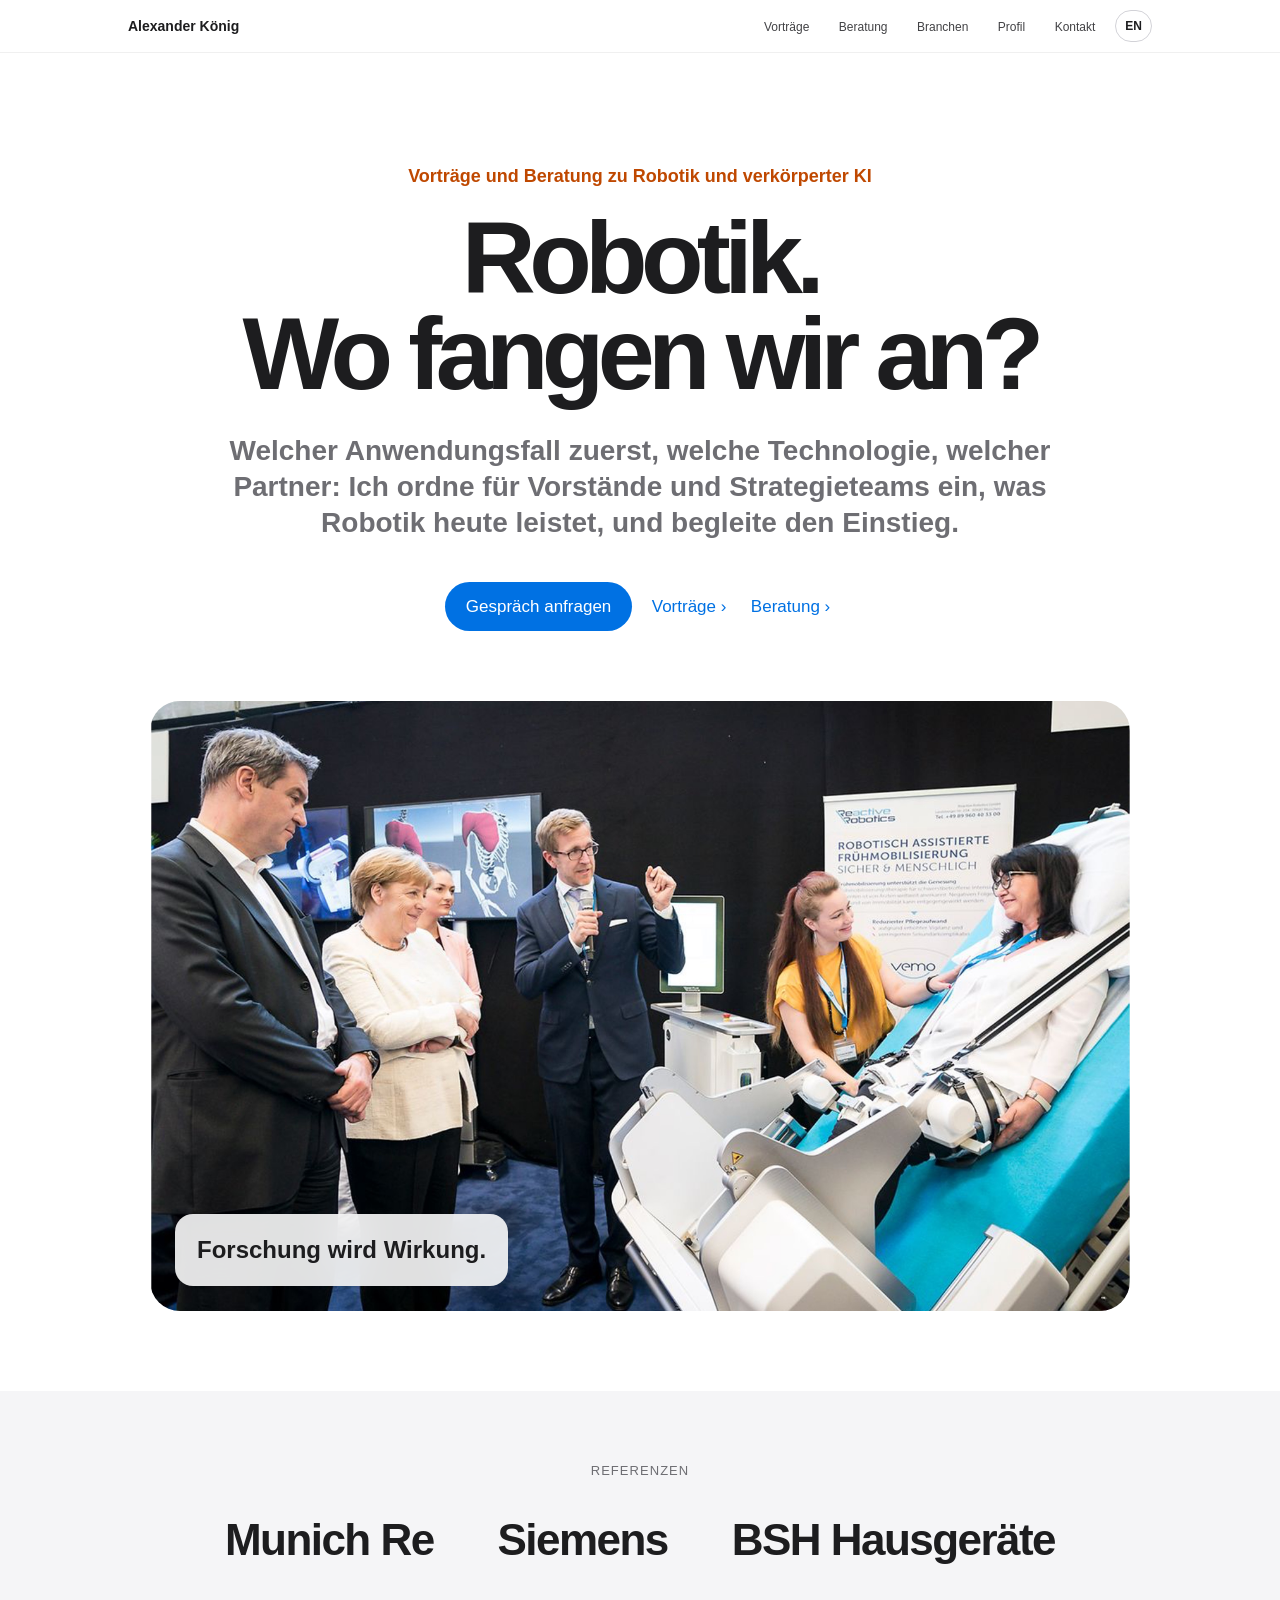
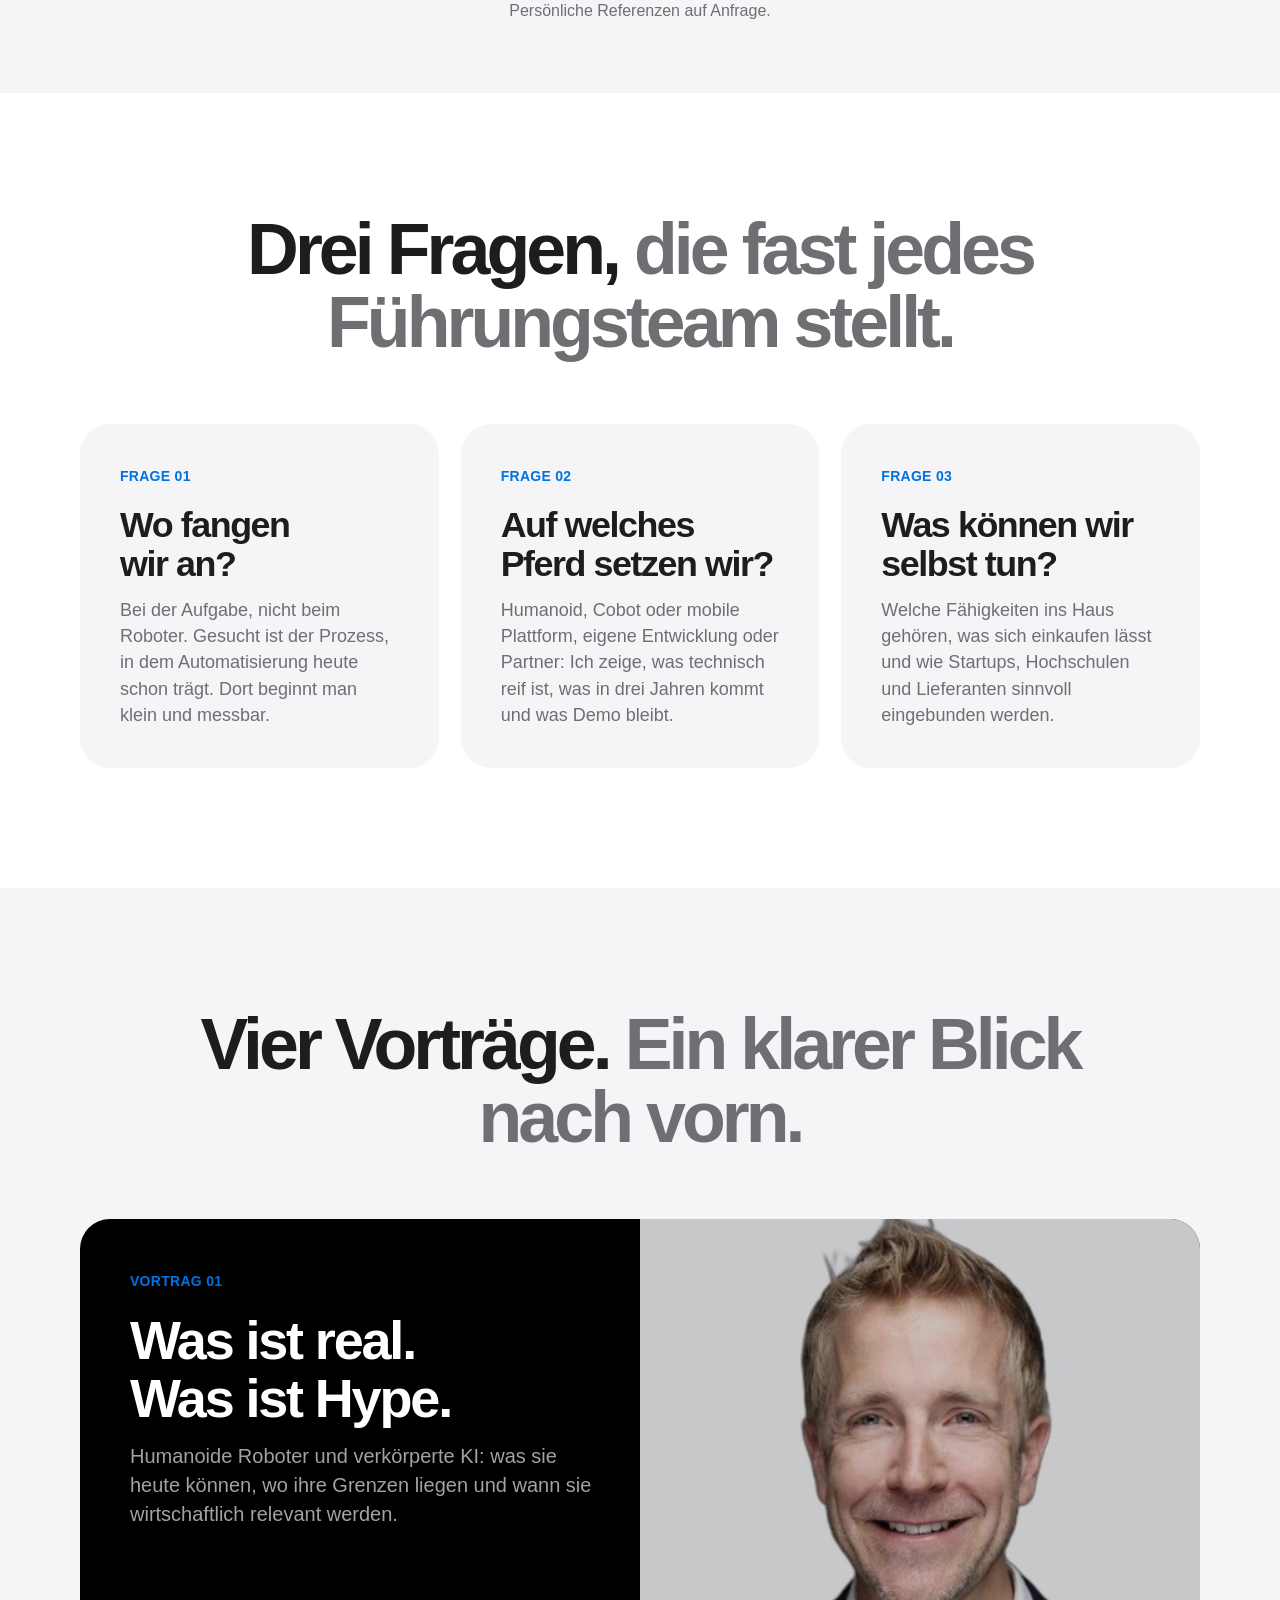
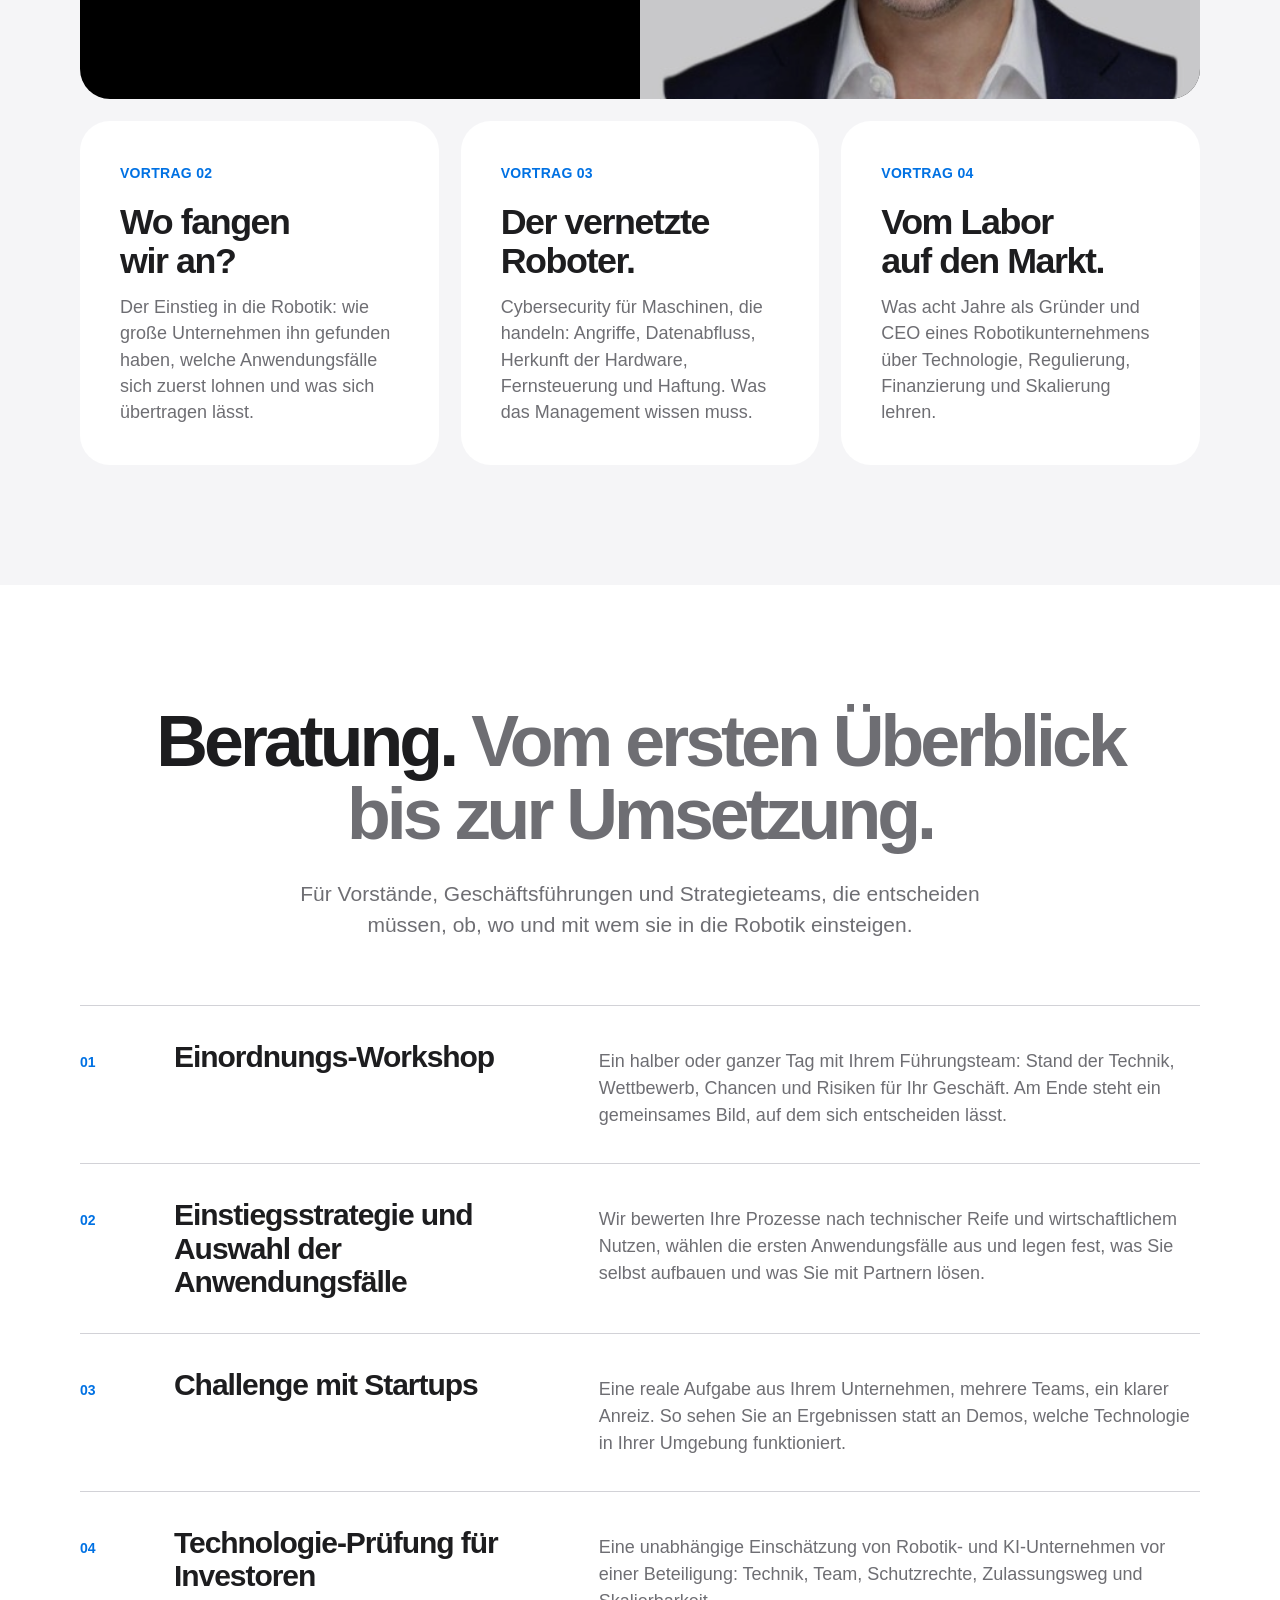
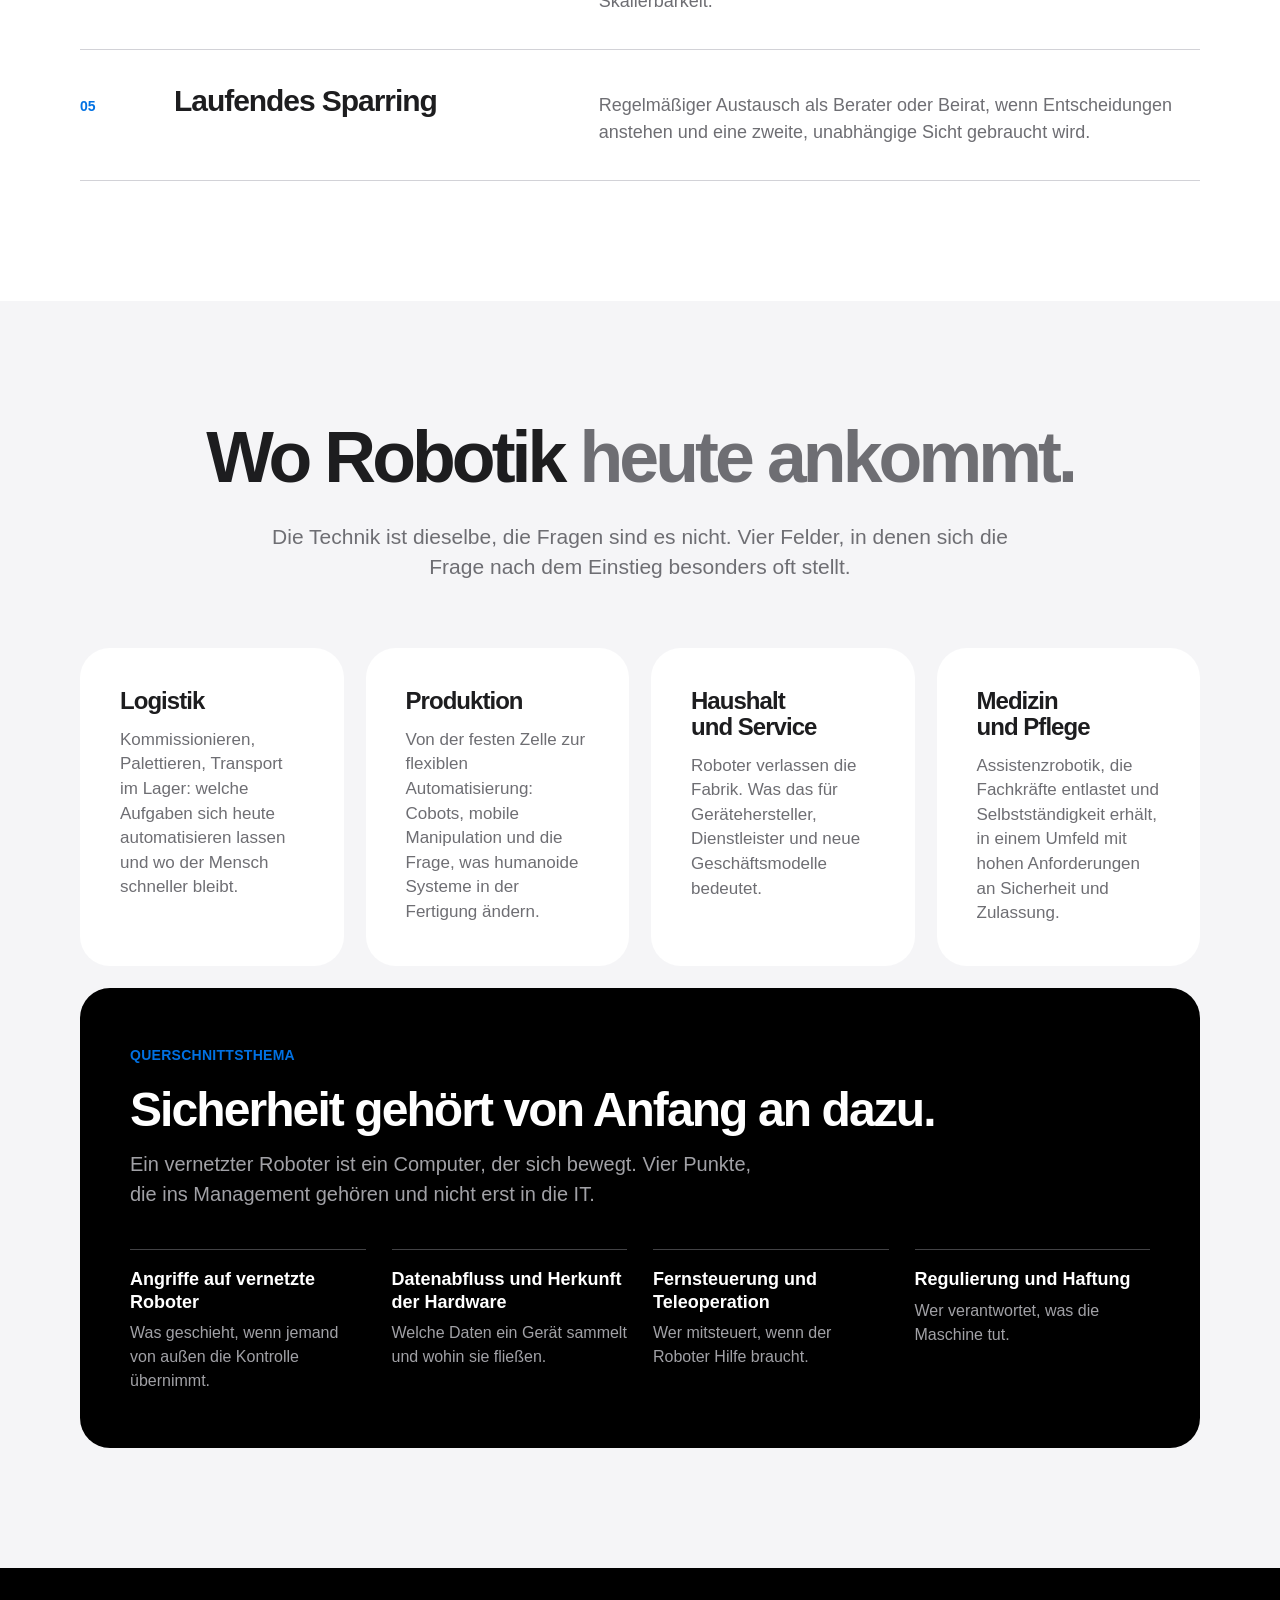
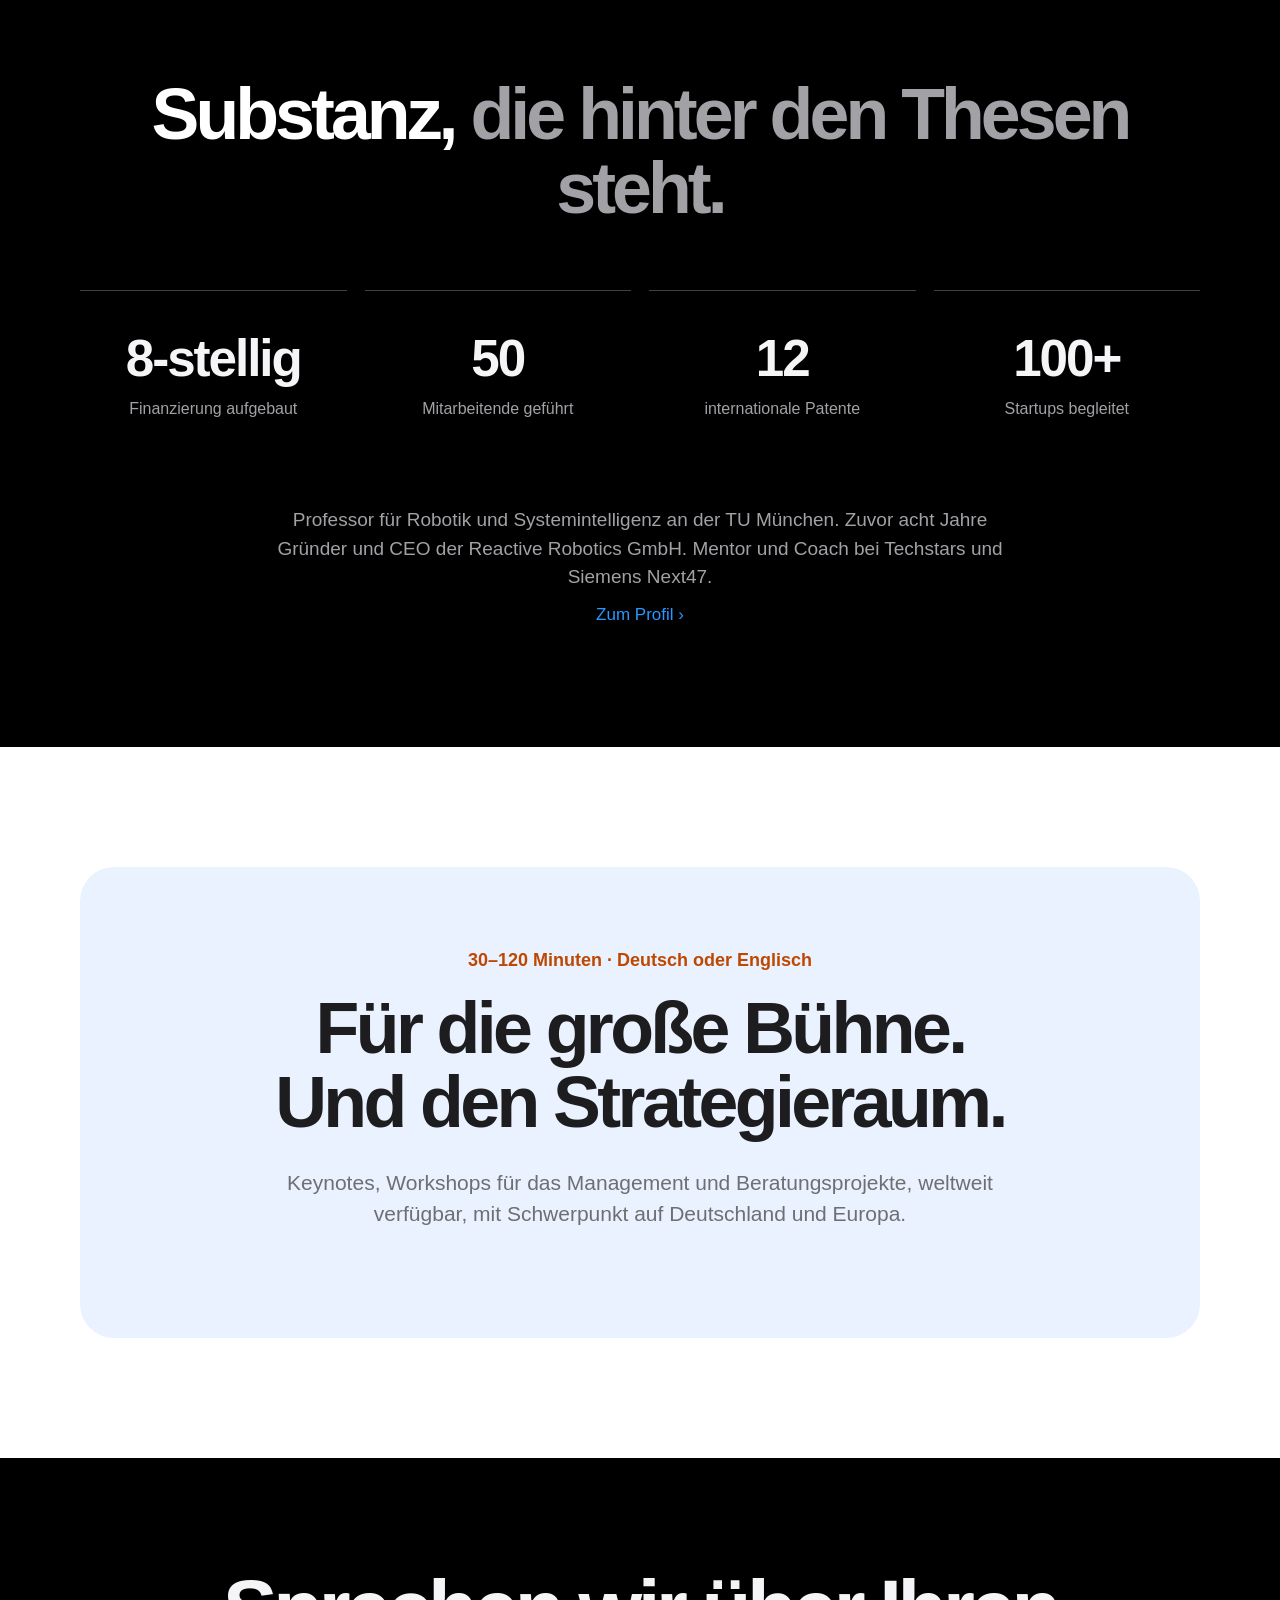
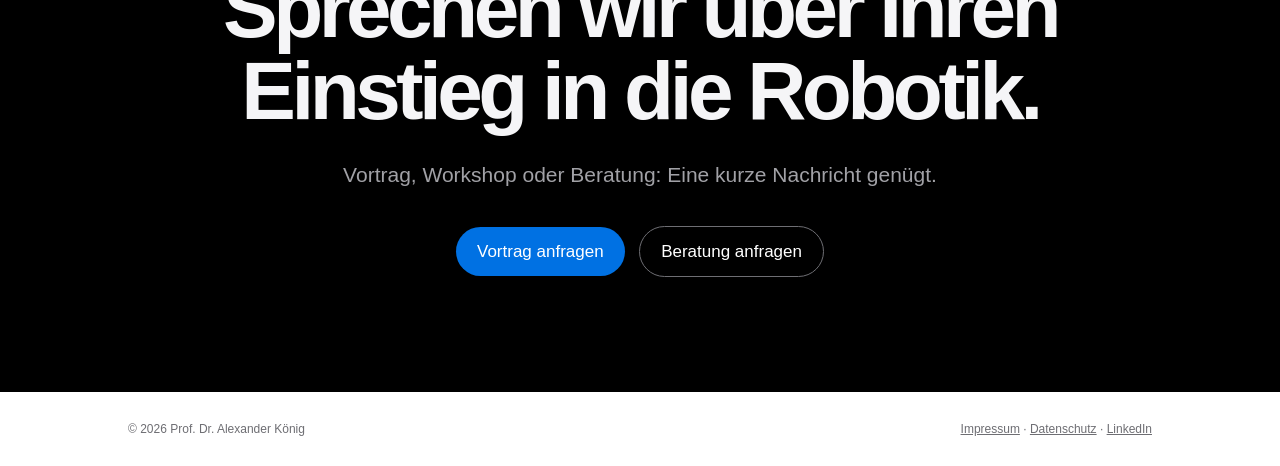
<file: index.html>
<!DOCTYPE html>
<html lang="de">
<head>
<meta charset="utf-8">
<meta name="viewport" content="width=device-width,initial-scale=1">
<title>Prof. Dr. Alexander König — Robotik und verkörperte KI: Vorträge und Beratung</title>
<meta name="description" content="Vorträge und Beratung zu Robotik und verkörperter KI für Vorstände, Geschäftsführungen und Strategieteams: Einordnung, Einstiegsstrategie, Use Cases und Sicherheit.">
<meta property="og:title" content="Prof. Dr. Alexander König — Robotik. Wo fangen wir an?">
<meta property="og:description" content="Vorträge und Beratung zu Robotik und verkörperter KI für Führungsteams.">
<meta property="og:type" content="website">
<meta property="og:url" content="https://alexander-koenig.eu/">
<meta property="og:image" content="https://alexander-koenig.eu/images/og.png">
<meta name="twitter:card" content="summary_large_image">
<link rel="alternate" hreflang="en" href="https://alexander-koenig.eu/english.html">
<link rel="stylesheet" href="styles.css">
</head>
<body>

<header class="nav-shell"><nav>
    <a class="brand" href="index.html">Alexander König</a>
    <div class="nav-actions">
        <div class="nav-links">
            <a href="#themen">Vorträge</a>
            <a href="#beratung">Beratung</a>
            <a href="#branchen">Branchen</a>
            <a href="ueber-mich.html">Profil</a>
            <a href="#kontakt">Kontakt</a>
        </div>
        <a class="lang" href="english.html" lang="en" aria-label="Switch to English">EN</a>
    </div>
</nav></header>

<main>

<!-- HERO -->
<section class="hero">
    <span class="eyebrow">Vorträge und Beratung zu Robotik und verkörperter KI</span>
    <h1>Robotik.<br>Wo fangen wir an?</h1>
    <p class="lead">Welcher Anwendungsfall zuerst, welche Technologie, welcher Partner: Ich ordne für Vorstände und Strategieteams ein, was Robotik heute leistet, und begleite den Einstieg.</p>
    <div class="actions">
        <a class="button" href="#kontakt">Gespräch anfragen</a>
        <a class="link" href="#themen">Vorträge &rsaquo;</a>
        <a class="link" href="#beratung">Beratung &rsaquo;</a>
    </div>
    <figure class="hero-visual">
        <img src="images/reactive-robotics.jpg" alt="Alexander König stellt Bundeskanzlerin Angela Merkel das Robotiksystem von Reactive Robotics vor">
        <figcaption>Forschung wird Wirkung.</figcaption>
    </figure>
</section>

<!-- REFERENZEN -->
<section class="reference">
    <span class="label">REFERENZEN</span>
    <div class="ref-names">
        <span>Munich Re</span>
        <span>Siemens</span>
        <span>BSH Hausgeräte</span>
    </div>
    <p>Persönliche Referenzen auf Anfrage.</p>
</section>

<!-- DREI FRAGEN -->
<section class="section" id="fragen"><div class="wrap">
    <h2 class="section-title">Drei Fragen, <span>die fast jedes Führungsteam stellt.</span></h2>
    <div class="grid three">
        <article class="card">
            <span class="kicker">FRAGE 01</span>
            <h3>Wo fangen<br>wir an?</h3>
            <p>Bei der Aufgabe, nicht beim Roboter. Gesucht ist der Prozess, in dem Automatisierung heute schon trägt. Dort beginnt man klein und messbar.</p>
        </article>
        <article class="card">
            <span class="kicker">FRAGE 02</span>
            <h3>Auf welches Pferd setzen wir?</h3>
            <p>Humanoid, Cobot oder mobile Plattform, eigene Entwicklung oder Partner: Ich zeige, was technisch reif ist, was in drei Jahren kommt und was Demo bleibt.</p>
        </article>
        <article class="card">
            <span class="kicker">FRAGE 03</span>
            <h3>Was können wir<br>selbst tun?</h3>
            <p>Welche Fähigkeiten ins Haus gehören, was sich einkaufen lässt und wie Startups, Hochschulen und Lieferanten sinnvoll eingebunden werden.</p>
        </article>
    </div>
</div></section>

<!-- VORTRÄGE -->
<section class="section alt" id="themen"><div class="wrap">
    <h2 class="section-title">Vier Vorträge. <span>Ein klarer Blick nach vorn.</span></h2>
    <div class="bento">
        <article class="card wide">
            <div class="copy">
                <span class="kicker">VORTRAG 01</span>
                <h3>Was ist real.<br>Was ist Hype.</h3>
                <p>Humanoide Roboter und verkörperte KI: was sie heute können, wo ihre Grenzen liegen und wann sie wirtschaftlich relevant werden.</p>
            </div>
            <img src="images/portrait.jpg" alt="Prof. Dr. Alexander König">
        </article>
        <article class="card">
            <span class="kicker">VORTRAG 02</span>
            <h3>Wo fangen<br>wir an?</h3>
            <p>Der Einstieg in die Robotik: wie große Unternehmen ihn gefunden haben, welche Anwendungsfälle sich zuerst lohnen und was sich übertragen lässt.</p>
        </article>
        <article class="card">
            <span class="kicker">VORTRAG 03</span>
            <h3>Der vernetzte<br>Roboter.</h3>
            <p>Cybersecurity für Maschinen, die handeln: Angriffe, Datenabfluss, Herkunft der Hardware, Fernsteuerung und Haftung. Was das Management wissen muss.</p>
        </article>
        <article class="card">
            <span class="kicker">VORTRAG 04</span>
            <h3>Vom Labor<br>auf den Markt.</h3>
            <p>Was acht Jahre als Gründer und CEO eines Robotikunternehmens über Technologie, Regulierung, Finanzierung und Skalierung lehren.</p>
        </article>
    </div>
</div></section>

<!-- BERATUNG -->
<section class="section" id="beratung"><div class="wrap">
    <h2 class="section-title">Beratung. <span>Vom ersten Überblick bis zur Umsetzung.</span></h2>
    <p class="section-lead">Für Vorstände, Geschäftsführungen und Strategieteams, die entscheiden müssen, ob, wo und mit wem sie in die Robotik einsteigen.</p>
    <ul class="services">
        <li>
            <span class="num">01</span>
            <h3>Einordnungs-Workshop</h3>
            <p>Ein halber oder ganzer Tag mit Ihrem Führungsteam: Stand der Technik, Wettbewerb, Chancen und Risiken für Ihr Geschäft. Am Ende steht ein gemeinsames Bild, auf dem sich entscheiden lässt.</p>
        </li>
        <li>
            <span class="num">02</span>
            <h3>Einstiegsstrategie und Auswahl der Anwendungsfälle</h3>
            <p>Wir bewerten Ihre Prozesse nach technischer Reife und wirtschaftlichem Nutzen, wählen die ersten Anwendungsfälle aus und legen fest, was Sie selbst aufbauen und was Sie mit Partnern lösen.</p>
        </li>
        <li>
            <span class="num">03</span>
            <h3>Challenge mit Startups</h3>
            <p>Eine reale Aufgabe aus Ihrem Unternehmen, mehrere Teams, ein klarer Anreiz. So sehen Sie an Ergebnissen statt an Demos, welche Technologie in Ihrer Umgebung funktioniert.</p>
        </li>
        <li>
            <span class="num">04</span>
            <h3>Technologie-Prüfung für Investoren</h3>
            <p>Eine unabhängige Einschätzung von Robotik- und KI-Unternehmen vor einer Beteiligung: Technik, Team, Schutzrechte, Zulassungsweg und Skalierbarkeit.</p>
        </li>
        <li>
            <span class="num">05</span>
            <h3>Laufendes Sparring</h3>
            <p>Regelmäßiger Austausch als Berater oder Beirat, wenn Entscheidungen anstehen und eine zweite, unabhängige Sicht gebraucht wird.</p>
        </li>
    </ul>
</div></section>

<!-- BRANCHEN + SICHERHEIT -->
<section class="section alt" id="branchen"><div class="wrap">
    <h2 class="section-title">Wo Robotik <span>heute ankommt.</span></h2>
    <p class="section-lead">Die Technik ist dieselbe, die Fragen sind es nicht. Vier Felder, in denen sich die Frage nach dem Einstieg besonders oft stellt.</p>
    <div class="grid four">
        <article class="card small">
            <h3>Logistik</h3>
            <p>Kommissionieren, Palettieren, Transport im Lager: welche Aufgaben sich heute automatisieren lassen und wo der Mensch schneller bleibt.</p>
        </article>
        <article class="card small">
            <h3>Produktion</h3>
            <p>Von der festen Zelle zur flexiblen Automatisierung: Cobots, mobile Manipulation und die Frage, was humanoide Systeme in der Fertigung ändern.</p>
        </article>
        <article class="card small">
            <h3>Haushalt und Service</h3>
            <p>Roboter verlassen die Fabrik. Was das für Gerätehersteller, Dienstleister und neue Geschäftsmodelle bedeutet.</p>
        </article>
        <article class="card small">
            <h3>Medizin und Pflege</h3>
            <p>Assistenzrobotik, die Fachkräfte entlastet und Selbstständigkeit erhält, in einem Umfeld mit hohen Anforderungen an Sicherheit und Zulassung.</p>
        </article>
    </div>
    <div class="cyber" id="sicherheit">
        <span class="kicker">QUERSCHNITTSTHEMA</span>
        <h3>Sicherheit gehört von Anfang an dazu.</h3>
        <p>Ein vernetzter Roboter ist ein Computer, der sich bewegt. Vier Punkte, die ins Management gehören und nicht erst in die IT.</p>
        <div class="cyber-grid">
            <div><strong>Angriffe auf vernetzte Roboter</strong><span>Was geschieht, wenn jemand von außen die Kontrolle übernimmt.</span></div>
            <div><strong>Datenabfluss und Herkunft der Hardware</strong><span>Welche Daten ein Gerät sammelt und wohin sie fließen.</span></div>
            <div><strong>Fernsteuerung und Teleoperation</strong><span>Wer mitsteuert, wenn der Roboter Hilfe braucht.</span></div>
            <div><strong>Regulierung und Haftung</strong><span>Wer verantwortet, was die Maschine tut.</span></div>
        </div>
    </div>
</div></section>

<!-- SUBSTANZ -->
<section class="metrics" id="profil"><div class="wrap">
    <h2 class="section-title">Substanz, <span>die hinter den Thesen steht.</span></h2>
    <div class="metric-grid">
        <div class="metric"><strong>8-stellig</strong><span>Finanzierung aufgebaut</span></div>
        <div class="metric"><strong>50</strong><span>Mitarbeitende geführt</span></div>
        <div class="metric"><strong>12</strong><span>internationale Patente</span></div>
        <div class="metric"><strong>100+</strong><span>Startups begleitet</span></div>
    </div>
    <p class="note">Professor für Robotik und Systemintelligenz an der TU München. Zuvor acht Jahre Gründer und CEO der Reactive Robotics GmbH. Mentor und Coach bei Techstars und Siemens Next47.<br><a class="link" href="ueber-mich.html">Zum Profil &rsaquo;</a></p>
</div></section>

<!-- FORMATE -->
<section class="section"><div class="wrap"><div class="format-card">
    <span class="eyebrow">30&ndash;120 Minuten &middot; Deutsch oder Englisch</span>
    <h2>Für die große Bühne.<br>Und den Strategieraum.</h2>
    <p>Keynotes, Workshops für das Management und Beratungsprojekte, weltweit verfügbar, mit Schwerpunkt auf Deutschland und Europa.</p>
</div></div></section>

<!-- KONTAKT -->
<section class="contact" id="kontakt">
    <h2>Sprechen wir über Ihren Einstieg in die Robotik.</h2>
    <p>Vortrag, Workshop oder Beratung: Eine kurze Nachricht genügt.</p>
    <a class="button" href="mailto:koenig@tum.de?subject=Anfrage%20Vortrag">Vortrag anfragen</a>
    <a class="button ghost" href="mailto:koenig@tum.de?subject=Anfrage%20Beratung">Beratung anfragen</a>
</section>

</main>

<footer class="footer">
    <span>&copy; 2026 Prof. Dr. Alexander König</span>
    <div>
        <a href="impressum.html">Impressum</a> &middot;
        <a href="datenschutz.html">Datenschutz</a> &middot;
        <a href="https://www.linkedin.com/in/thisisalexander" target="_blank" rel="noopener">LinkedIn</a>
    </div>
</footer>

</body>
</html>
</file>
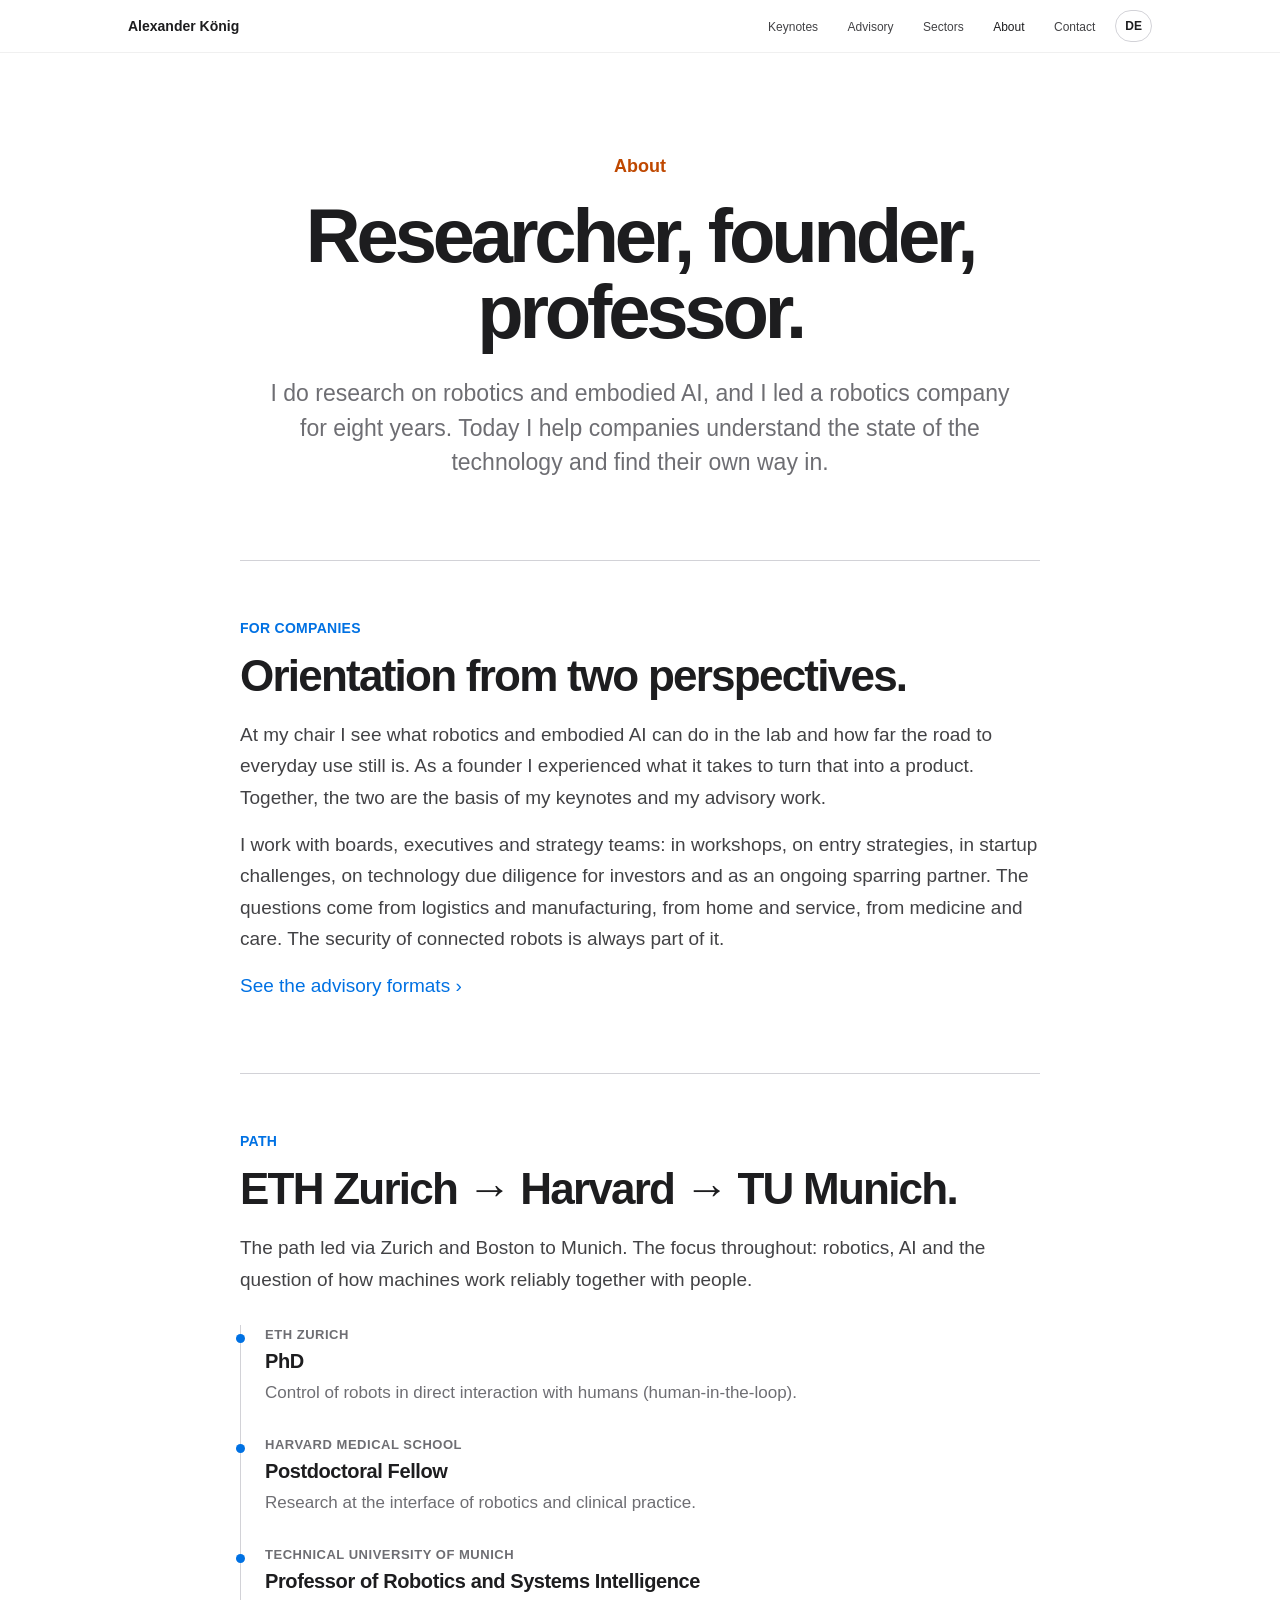
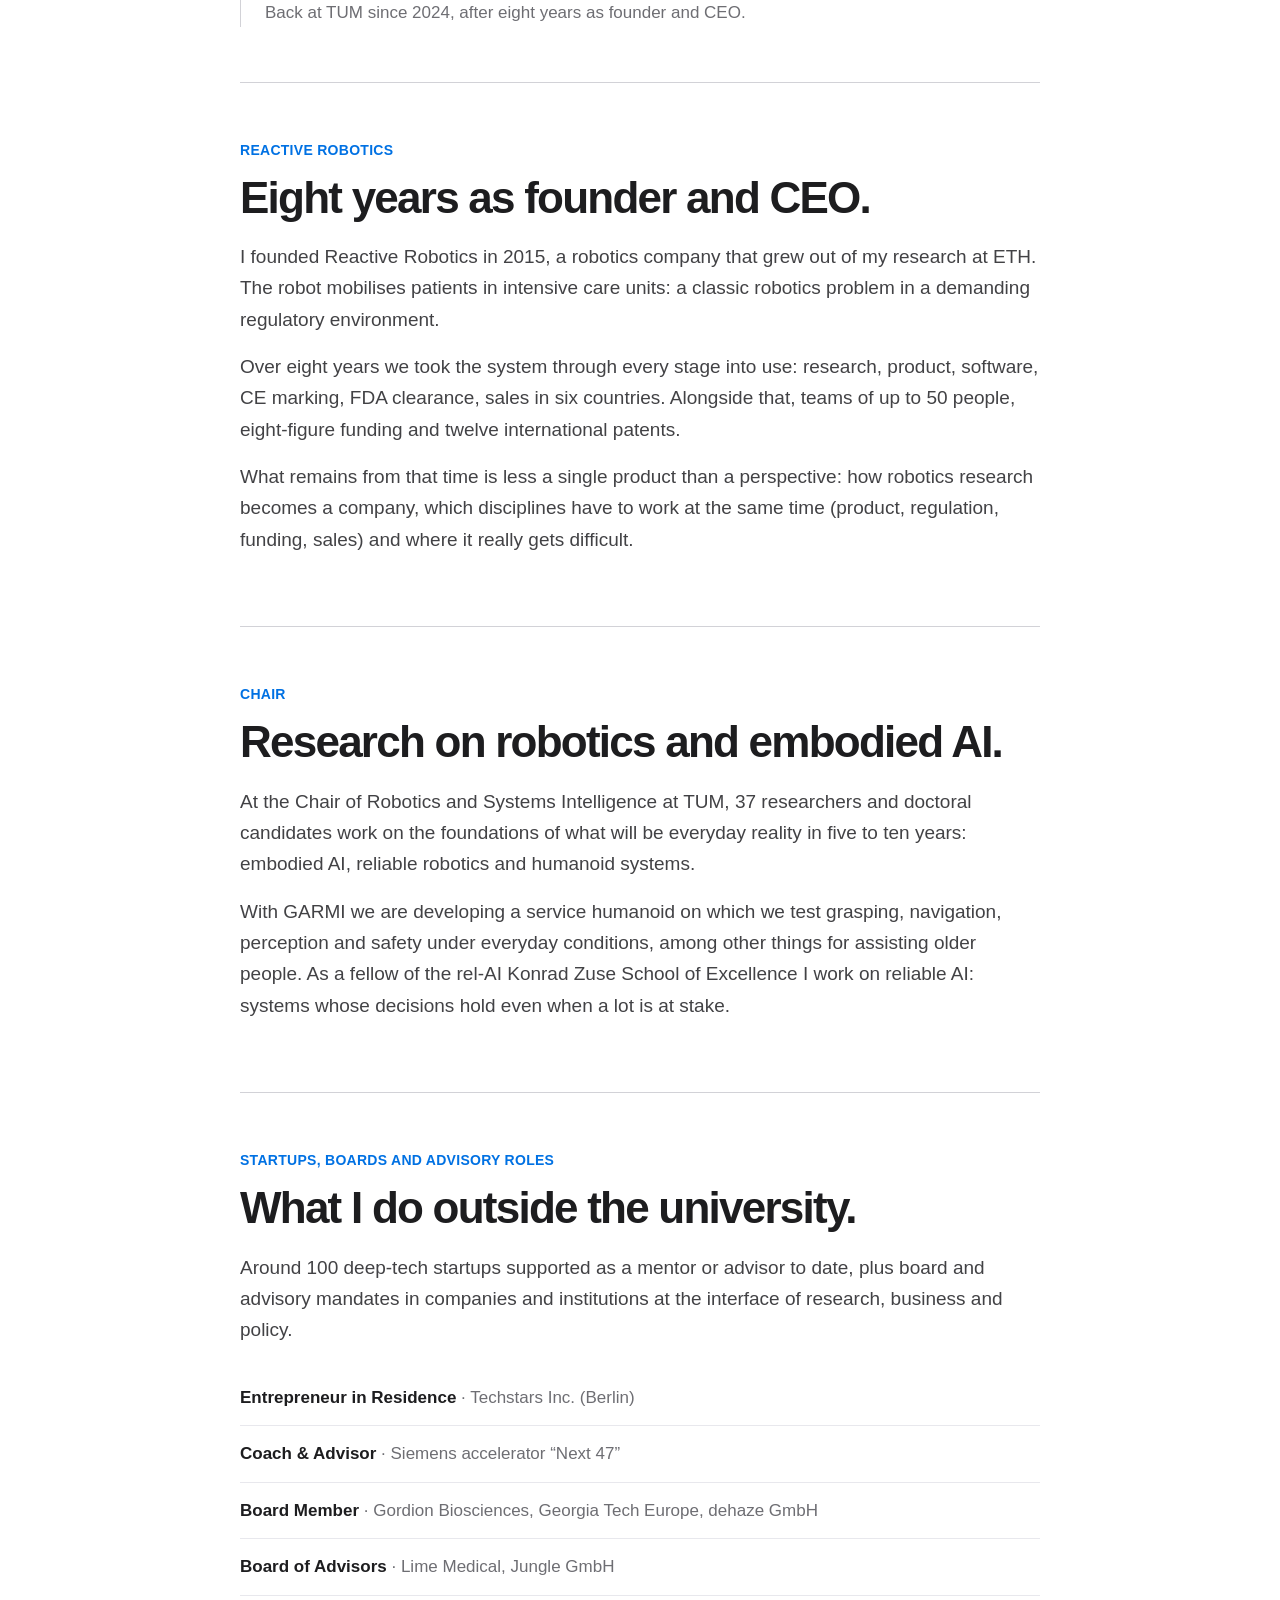
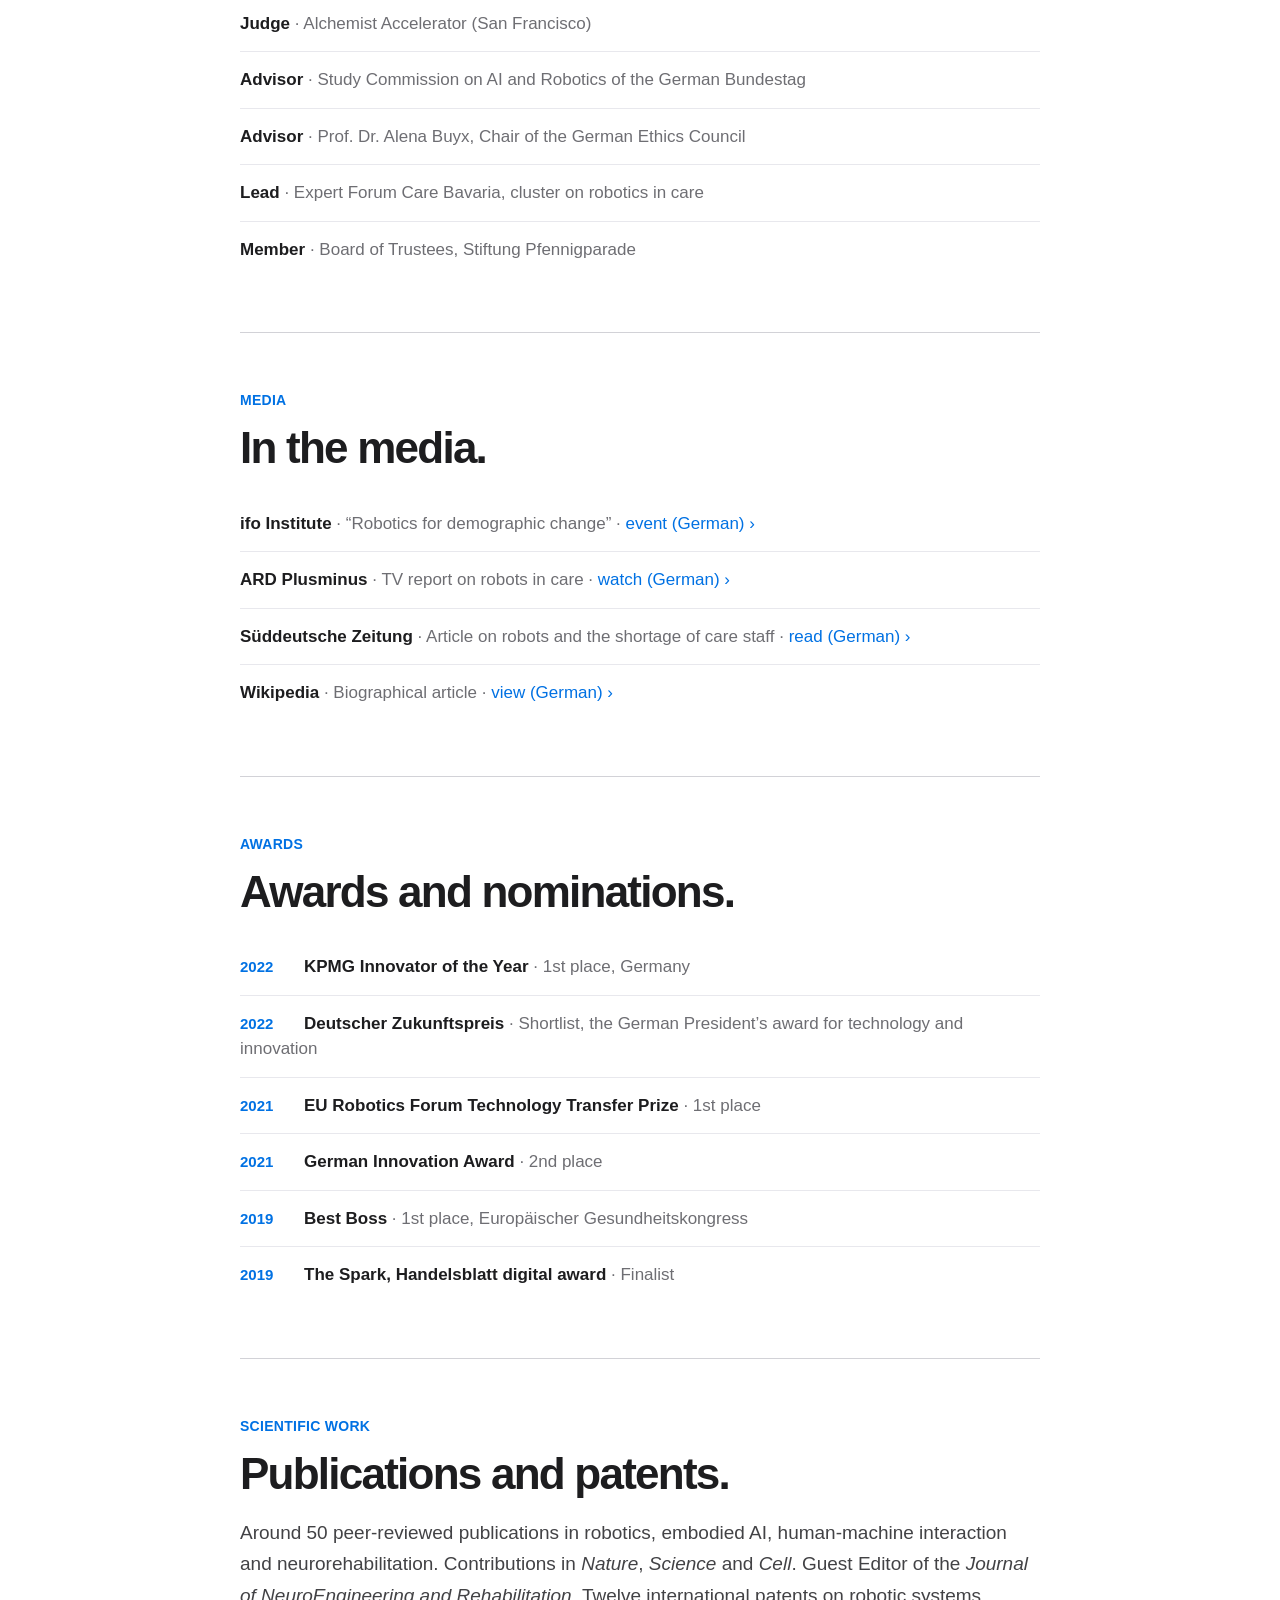
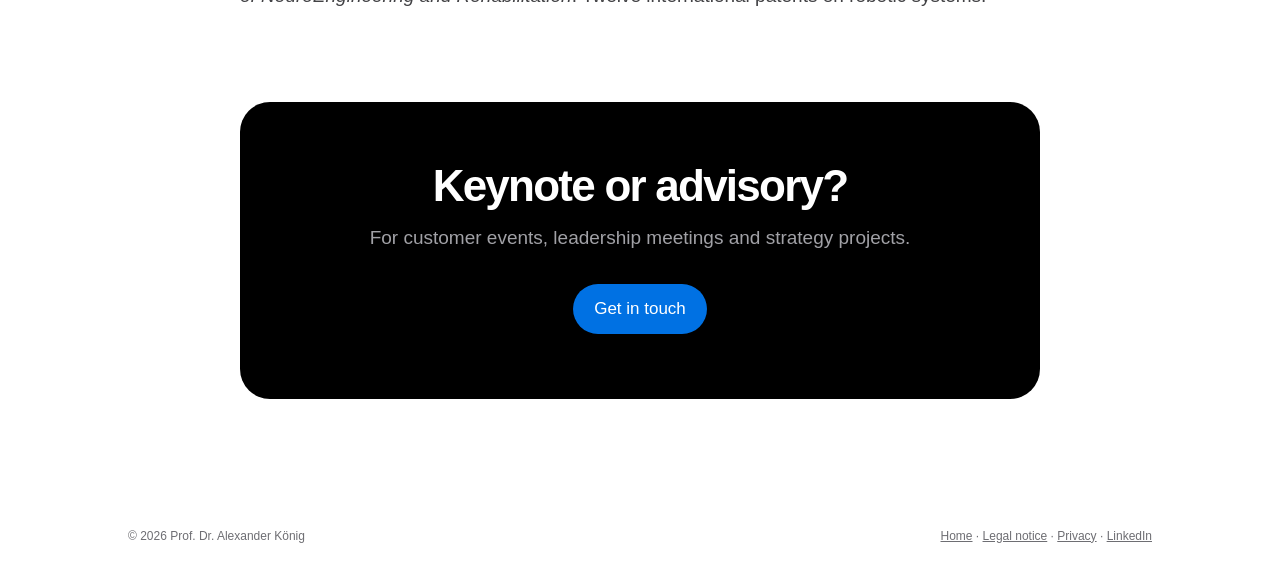
<file: about-en.html>
<!DOCTYPE html>
<html lang="en">
<head>
<meta charset="utf-8">
<meta name="viewport" content="width=device-width,initial-scale=1">
<title>About — Prof. Dr. Alexander König</title>
<meta name="description" content="Prof. Dr. Alexander König: Professor of Robotics and Systems Intelligence at TUM, founder and former CEO of Reactive Robotics GmbH, speaker and advisor on robotics and embodied AI.">
<meta property="og:title" content="About — Prof. Dr. Alexander König">
<meta property="og:description" content="Researcher, founder, professor. Keynotes and advisory on robotics and embodied AI.">
<meta property="og:type" content="profile">
<meta property="og:url" content="https://alexander-koenig.eu/about-en.html">
<meta property="og:image" content="https://alexander-koenig.eu/images/og.png">
<meta name="twitter:card" content="summary_large_image">
<link rel="alternate" hreflang="de" href="https://alexander-koenig.eu/ueber-mich.html">
<link rel="stylesheet" href="styles.css">
</head>
<body>

<header class="nav-shell"><nav>
    <a class="brand" href="english.html">Alexander König</a>
    <div class="nav-actions">
        <div class="nav-links">
            <a href="english.html#keynotes">Keynotes</a>
            <a href="english.html#advisory">Advisory</a>
            <a href="english.html#sectors">Sectors</a>
            <a href="about-en.html" aria-current="page">About</a>
            <a href="english.html#contact">Contact</a>
        </div>
        <a class="lang" href="ueber-mich.html" lang="de" aria-label="Auf Deutsch wechseln">DE</a>
    </div>
</nav></header>

<section class="profile-hero">
    <span class="eyebrow">About</span>
    <h1>Researcher, founder, professor.</h1>
    <p class="lead">I do research on robotics and embodied AI, and I led a robotics company for eight years. Today I help companies understand the state of the technology and find their own way in.</p>
</section>

<main class="prose">

    <section id="companies">
        <span class="kicker">FOR COMPANIES</span>
        <h2>Orientation from two perspectives.</h2>
        <p>At my chair I see what robotics and embodied AI can do in the lab and how far the road to everyday use still is. As a founder I experienced what it takes to turn that into a product. Together, the two are the basis of my keynotes and my advisory work.</p>
        <p>I work with boards, executives and strategy teams: in workshops, on entry strategies, in startup challenges, on technology due diligence for investors and as an ongoing sparring partner. The questions come from logistics and manufacturing, from home and service, from medicine and care. The security of connected robots is always part of it.</p>
        <p><a href="english.html#advisory">See the advisory formats &rsaquo;</a></p>
    </section>

    <section id="path">
        <span class="kicker">PATH</span>
        <h2>ETH Zurich → Harvard → TU Munich.</h2>
        <p>The path led via Zurich and Boston to Munich. The focus throughout: robotics, AI and the question of how machines work reliably together with people.</p>
        <ul class="timeline">
            <li>
                <span class="when">ETH ZURICH</span>
                <span class="what">PhD</span>
                <span class="how">Control of robots in direct interaction with humans (human-in-the-loop).</span>
            </li>
            <li>
                <span class="when">HARVARD MEDICAL SCHOOL</span>
                <span class="what">Postdoctoral Fellow</span>
                <span class="how">Research at the interface of robotics and clinical practice.</span>
            </li>
            <li>
                <span class="when">TECHNICAL UNIVERSITY OF MUNICH</span>
                <span class="what">Professor of Robotics and Systems Intelligence</span>
                <span class="how">Back at TUM since 2024, after eight years as founder and CEO.</span>
            </li>
        </ul>
    </section>

    <section id="reactive-robotics">
        <span class="kicker">REACTIVE ROBOTICS</span>
        <h2>Eight years as founder and CEO.</h2>
        <p>I founded Reactive Robotics in 2015, a robotics company that grew out of my research at ETH. The robot mobilises patients in intensive care units: a classic robotics problem in a demanding regulatory environment.</p>
        <p>Over eight years we took the system through every stage into use: research, product, software, CE marking, FDA clearance, sales in six countries. Alongside that, teams of up to 50 people, eight-figure funding and twelve international patents.</p>
        <p>What remains from that time is less a single product than a perspective: how robotics research becomes a company, which disciplines have to work at the same time (product, regulation, funding, sales) and where it really gets difficult.</p>
    </section>

    <section id="tum">
        <span class="kicker">CHAIR</span>
        <h2>Research on robotics and embodied AI.</h2>
        <p>At the Chair of Robotics and Systems Intelligence at TUM, 37 researchers and doctoral candidates work on the foundations of what will be everyday reality in five to ten years: embodied AI, reliable robotics and humanoid systems.</p>
        <p>With GARMI we are developing a service humanoid on which we test grasping, navigation, perception and safety under everyday conditions, among other things for assisting older people. As a fellow of the rel-AI Konrad Zuse School of Excellence I work on reliable AI: systems whose decisions hold even when a lot is at stake.</p>
    </section>

    <section id="startups">
        <span class="kicker">STARTUPS, BOARDS AND ADVISORY ROLES</span>
        <h2>What I do outside the university.</h2>
        <p>Around 100 deep-tech startups supported as a mentor or advisor to date, plus board and advisory mandates in companies and institutions at the interface of research, business and policy.</p>
        <ul class="rows">
            <li><strong>Entrepreneur in Residence</strong> · Techstars Inc. (Berlin)</li>
            <li><strong>Coach &amp; Advisor</strong> · Siemens accelerator &ldquo;Next 47&rdquo;</li>
            <li><strong>Board Member</strong> · Gordion Biosciences, Georgia Tech Europe, dehaze GmbH</li>
            <li><strong>Board of Advisors</strong> · Lime Medical, Jungle GmbH</li>
            <li><strong>Judge</strong> · Alchemist Accelerator (San Francisco)</li>
            <li><strong>Advisor</strong> · Study Commission on AI and Robotics of the German Bundestag</li>
            <li><strong>Advisor</strong> · Prof. Dr. Alena Buyx, Chair of the German Ethics Council</li>
            <li><strong>Lead</strong> · Expert Forum Care Bavaria, cluster on robotics in care</li>
            <li><strong>Member</strong> · Board of Trustees, Stiftung Pfennigparade</li>
        </ul>
    </section>

    <section id="media">
        <span class="kicker">MEDIA</span>
        <h2>In the media.</h2>
        <ul class="rows">
            <li><strong>ifo Institute</strong> · &ldquo;Robotics for demographic change&rdquo; · <a href="https://www.ifo.de/veranstaltung/2026-03-23/robotik-fuer-den-demografischen-wandel" target="_blank" rel="noopener">event (German) &rsaquo;</a></li>
            <li><strong>ARD Plusminus</strong> · TV report on robots in care · <a href="https://www.ardmediathek.de/video/plusminus/roboter-in-der-pflege-mit-high-tech-gegen-den-fachkraeftemangel/das-erste/Y3JpZDovL2Rhc2Vyc3RlLmRlL3BsdXNtaW51cy82N2M0OTQzZC01YzFhLTRhYTItOGFiNy04YjFiODI4NzliNGQ" target="_blank" rel="noopener">watch (German) &rsaquo;</a></li>
            <li><strong>Süddeutsche Zeitung</strong> · Article on robots and the shortage of care staff · <a href="https://www.sueddeutsche.de/wirtschaft/pflege-roboter-fachkraeftemangel-li.3458513" target="_blank" rel="noopener">read (German) &rsaquo;</a></li>
            <li><strong>Wikipedia</strong> · Biographical article · <a href="https://de.wikipedia.org/wiki/Alexander_K%C3%B6nig_(Unternehmer)" target="_blank" rel="noopener">view (German) &rsaquo;</a></li>
        </ul>
    </section>

    <section id="awards">
        <span class="kicker">AWARDS</span>
        <h2>Awards and nominations.</h2>
        <ul class="rows">
            <li><span class="year">2022</span><strong>KPMG Innovator of the Year</strong> · 1st place, Germany</li>
            <li><span class="year">2022</span><strong>Deutscher Zukunftspreis</strong> · Shortlist, the German President&rsquo;s award for technology and innovation</li>
            <li><span class="year">2021</span><strong>EU Robotics Forum Technology Transfer Prize</strong> · 1st place</li>
            <li><span class="year">2021</span><strong>German Innovation Award</strong> · 2nd place</li>
            <li><span class="year">2019</span><strong>Best Boss</strong> · 1st place, Europäischer Gesundheitskongress</li>
            <li><span class="year">2019</span><strong>The Spark, Handelsblatt digital award</strong> · Finalist</li>
        </ul>
    </section>

    <section id="publications">
        <span class="kicker">SCIENTIFIC WORK</span>
        <h2>Publications and patents.</h2>
        <p>Around 50 peer-reviewed publications in robotics, embodied AI, human-machine interaction and neurorehabilitation. Contributions in <em>Nature</em>, <em>Science</em> and <em>Cell</em>. Guest Editor of the <em>Journal of NeuroEngineering and Rehabilitation</em>. Twelve international patents on robotic systems.</p>
    </section>

    <div class="cta-card">
        <h2>Keynote or advisory?</h2>
        <p>For customer events, leadership meetings and strategy projects.</p>
        <a href="english.html#contact" class="button">Get in touch</a>
    </div>

</main>

<footer class="footer">
    <span>&copy; 2026 Prof. Dr. Alexander König</span>
    <div>
        <a href="english.html">Home</a> &middot;
        <a href="impressum-en.html">Legal notice</a> &middot;
        <a href="privacy.html">Privacy</a> &middot;
        <a href="https://www.linkedin.com/in/thisisalexander" target="_blank" rel="noopener">LinkedIn</a>
    </div>
</footer>

</body>
</html>
</file>
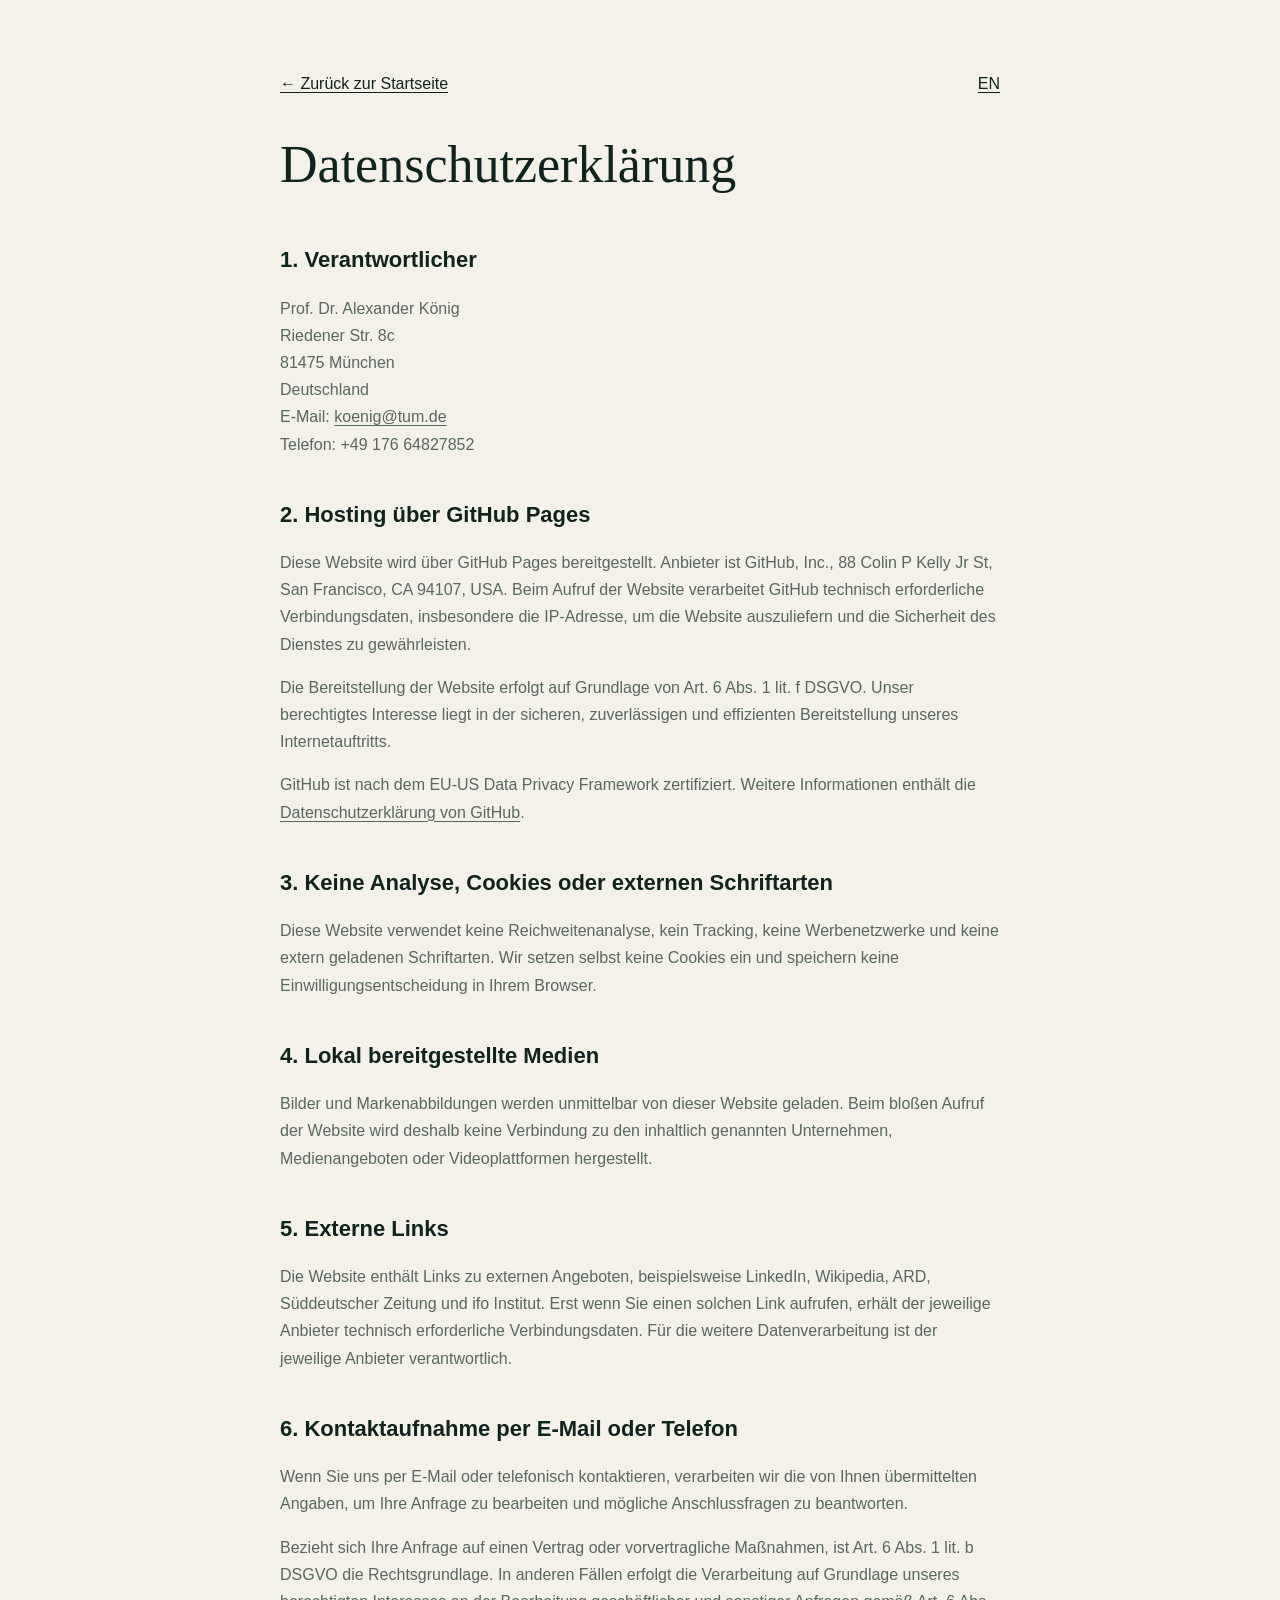
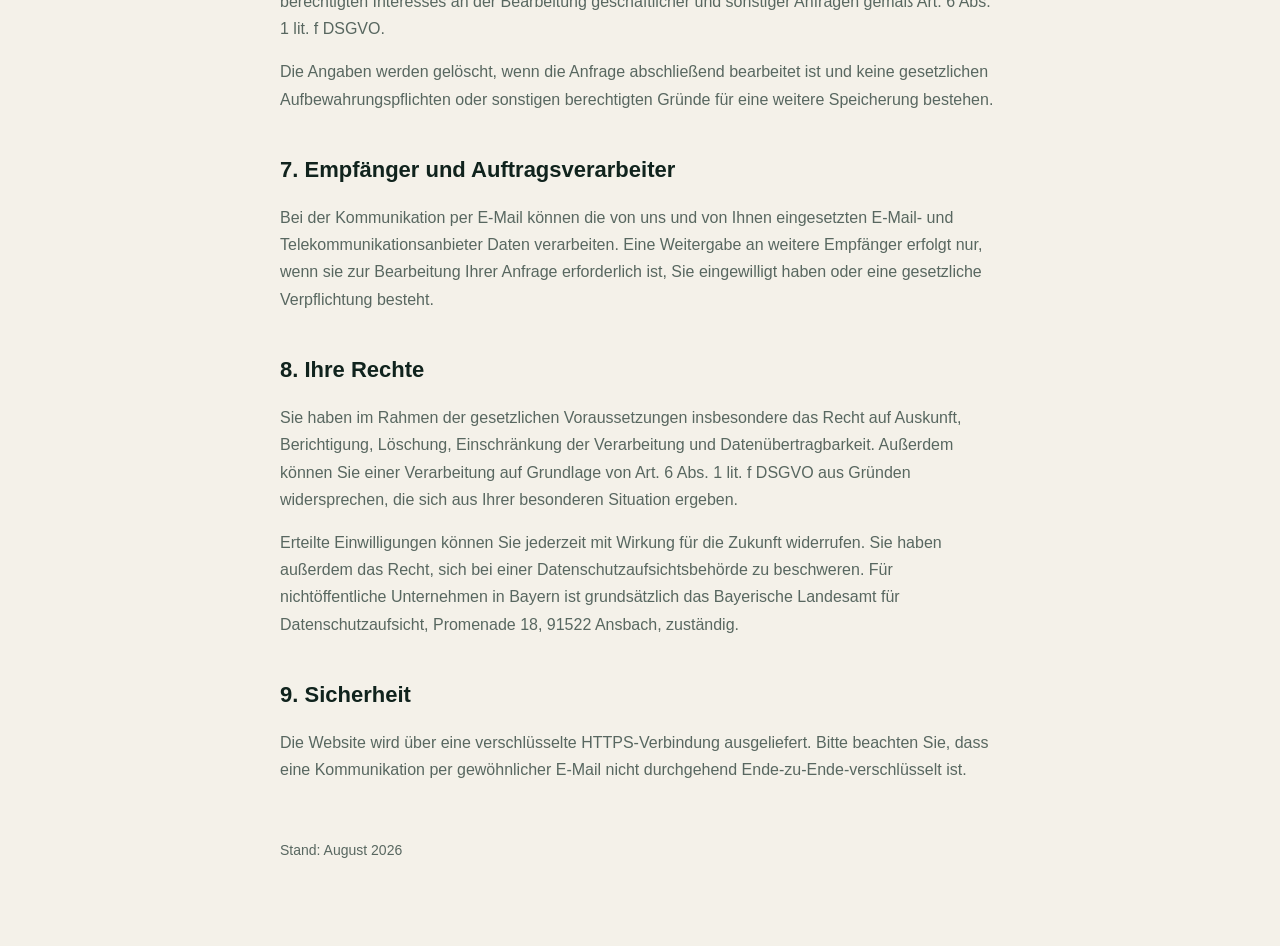
<file: datenschutz.html>
<!doctype html>
<html lang="de">
<head>
  <meta charset="utf-8"><meta name="viewport" content="width=device-width,initial-scale=1">
  <title>Datenschutzerklärung — Prof. Dr. Alexander König</title>
  <style>:root{--ink:#10231d;--paper:#f4f1e9;--line:#cbd1c8;--muted:#586760}*{box-sizing:border-box}body{margin:0;background:var(--paper);color:var(--ink);font:16px/1.7 Arial,Helvetica,sans-serif}.container{width:min(720px,calc(100% - 40px));margin:auto;padding:70px 0}.back{display:inline-block;margin-bottom:42px}h1{font:52px/1 Georgia,serif;margin:0 0 50px}h2{font-size:22px;margin:38px 0 10px}h3{font-size:17px;margin:25px 0 8px}p,li{color:var(--muted)}a{color:inherit;text-underline-offset:3px}.status{margin-top:55px;font-size:14px}</style>
</head>
<body><main class="container"><a class="back" href="index.html">← Zurück zur Startseite</a> <a class="back" style="float:right" href="privacy.html" lang="en">EN</a><h1>Datenschutzerklärung</h1>
  <h2>1. Verantwortlicher</h2><p>Prof. Dr. Alexander König<br>Riedener Str. 8c<br>81475 München<br>Deutschland<br>E-Mail: <a href="mailto:koenig@tum.de">koenig@tum.de</a><br>Telefon: +49 176 64827852</p>
  <h2>2. Hosting über GitHub Pages</h2><p>Diese Website wird über GitHub Pages bereitgestellt. Anbieter ist GitHub, Inc., 88 Colin P Kelly Jr St, San Francisco, CA 94107, USA. Beim Aufruf der Website verarbeitet GitHub technisch erforderliche Verbindungsdaten, insbesondere die IP-Adresse, um die Website auszuliefern und die Sicherheit des Dienstes zu gewährleisten.</p><p>Die Bereitstellung der Website erfolgt auf Grundlage von Art. 6 Abs. 1 lit. f DSGVO. Unser berechtigtes Interesse liegt in der sicheren, zuverlässigen und effizienten Bereitstellung unseres Internetauftritts.</p><p>GitHub ist nach dem EU-US Data Privacy Framework zertifiziert. Weitere Informationen enthält die <a href="https://docs.github.com/en/site-policy/privacy-policies/github-general-privacy-statement" target="_blank" rel="noopener">Datenschutzerklärung von GitHub</a>.</p>
  <h2>3. Keine Analyse, Cookies oder externen Schriftarten</h2><p>Diese Website verwendet keine Reichweitenanalyse, kein Tracking, keine Werbenetzwerke und keine extern geladenen Schriftarten. Wir setzen selbst keine Cookies ein und speichern keine Einwilligungsentscheidung in Ihrem Browser.</p>
  <h2>4. Lokal bereitgestellte Medien</h2><p>Bilder und Markenabbildungen werden unmittelbar von dieser Website geladen. Beim bloßen Aufruf der Website wird deshalb keine Verbindung zu den inhaltlich genannten Unternehmen, Medienangeboten oder Videoplattformen hergestellt.</p>
  <h2>5. Externe Links</h2><p>Die Website enthält Links zu externen Angeboten, beispielsweise LinkedIn, Wikipedia, ARD, Süddeutscher Zeitung und ifo Institut. Erst wenn Sie einen solchen Link aufrufen, erhält der jeweilige Anbieter technisch erforderliche Verbindungsdaten. Für die weitere Datenverarbeitung ist der jeweilige Anbieter verantwortlich.</p>
  <h2>6. Kontaktaufnahme per E-Mail oder Telefon</h2><p>Wenn Sie uns per E-Mail oder telefonisch kontaktieren, verarbeiten wir die von Ihnen übermittelten Angaben, um Ihre Anfrage zu bearbeiten und mögliche Anschlussfragen zu beantworten.</p><p>Bezieht sich Ihre Anfrage auf einen Vertrag oder vorvertragliche Maßnahmen, ist Art. 6 Abs. 1 lit. b DSGVO die Rechtsgrundlage. In anderen Fällen erfolgt die Verarbeitung auf Grundlage unseres berechtigten Interesses an der Bearbeitung geschäftlicher und sonstiger Anfragen gemäß Art. 6 Abs. 1 lit. f DSGVO.</p><p>Die Angaben werden gelöscht, wenn die Anfrage abschließend bearbeitet ist und keine gesetzlichen Aufbewahrungspflichten oder sonstigen berechtigten Gründe für eine weitere Speicherung bestehen.</p>
  <h2>7. Empfänger und Auftragsverarbeiter</h2><p>Bei der Kommunikation per E-Mail können die von uns und von Ihnen eingesetzten E-Mail- und Telekommunikationsanbieter Daten verarbeiten. Eine Weitergabe an weitere Empfänger erfolgt nur, wenn sie zur Bearbeitung Ihrer Anfrage erforderlich ist, Sie eingewilligt haben oder eine gesetzliche Verpflichtung besteht.</p>
  <h2>8. Ihre Rechte</h2><p>Sie haben im Rahmen der gesetzlichen Voraussetzungen insbesondere das Recht auf Auskunft, Berichtigung, Löschung, Einschränkung der Verarbeitung und Datenübertragbarkeit. Außerdem können Sie einer Verarbeitung auf Grundlage von Art. 6 Abs. 1 lit. f DSGVO aus Gründen widersprechen, die sich aus Ihrer besonderen Situation ergeben.</p><p>Erteilte Einwilligungen können Sie jederzeit mit Wirkung für die Zukunft widerrufen. Sie haben außerdem das Recht, sich bei einer Datenschutzaufsichtsbehörde zu beschweren. Für nichtöffentliche Unternehmen in Bayern ist grundsätzlich das Bayerische Landesamt für Datenschutzaufsicht, Promenade 18, 91522 Ansbach, zuständig.</p>
  <h2>9. Sicherheit</h2><p>Die Website wird über eine verschlüsselte HTTPS-Verbindung ausgeliefert. Bitte beachten Sie, dass eine Kommunikation per gewöhnlicher E-Mail nicht durchgehend Ende-zu-Ende-verschlüsselt ist.</p>
  <p class="status">Stand: August 2026</p>
</main></body></html>
</file>
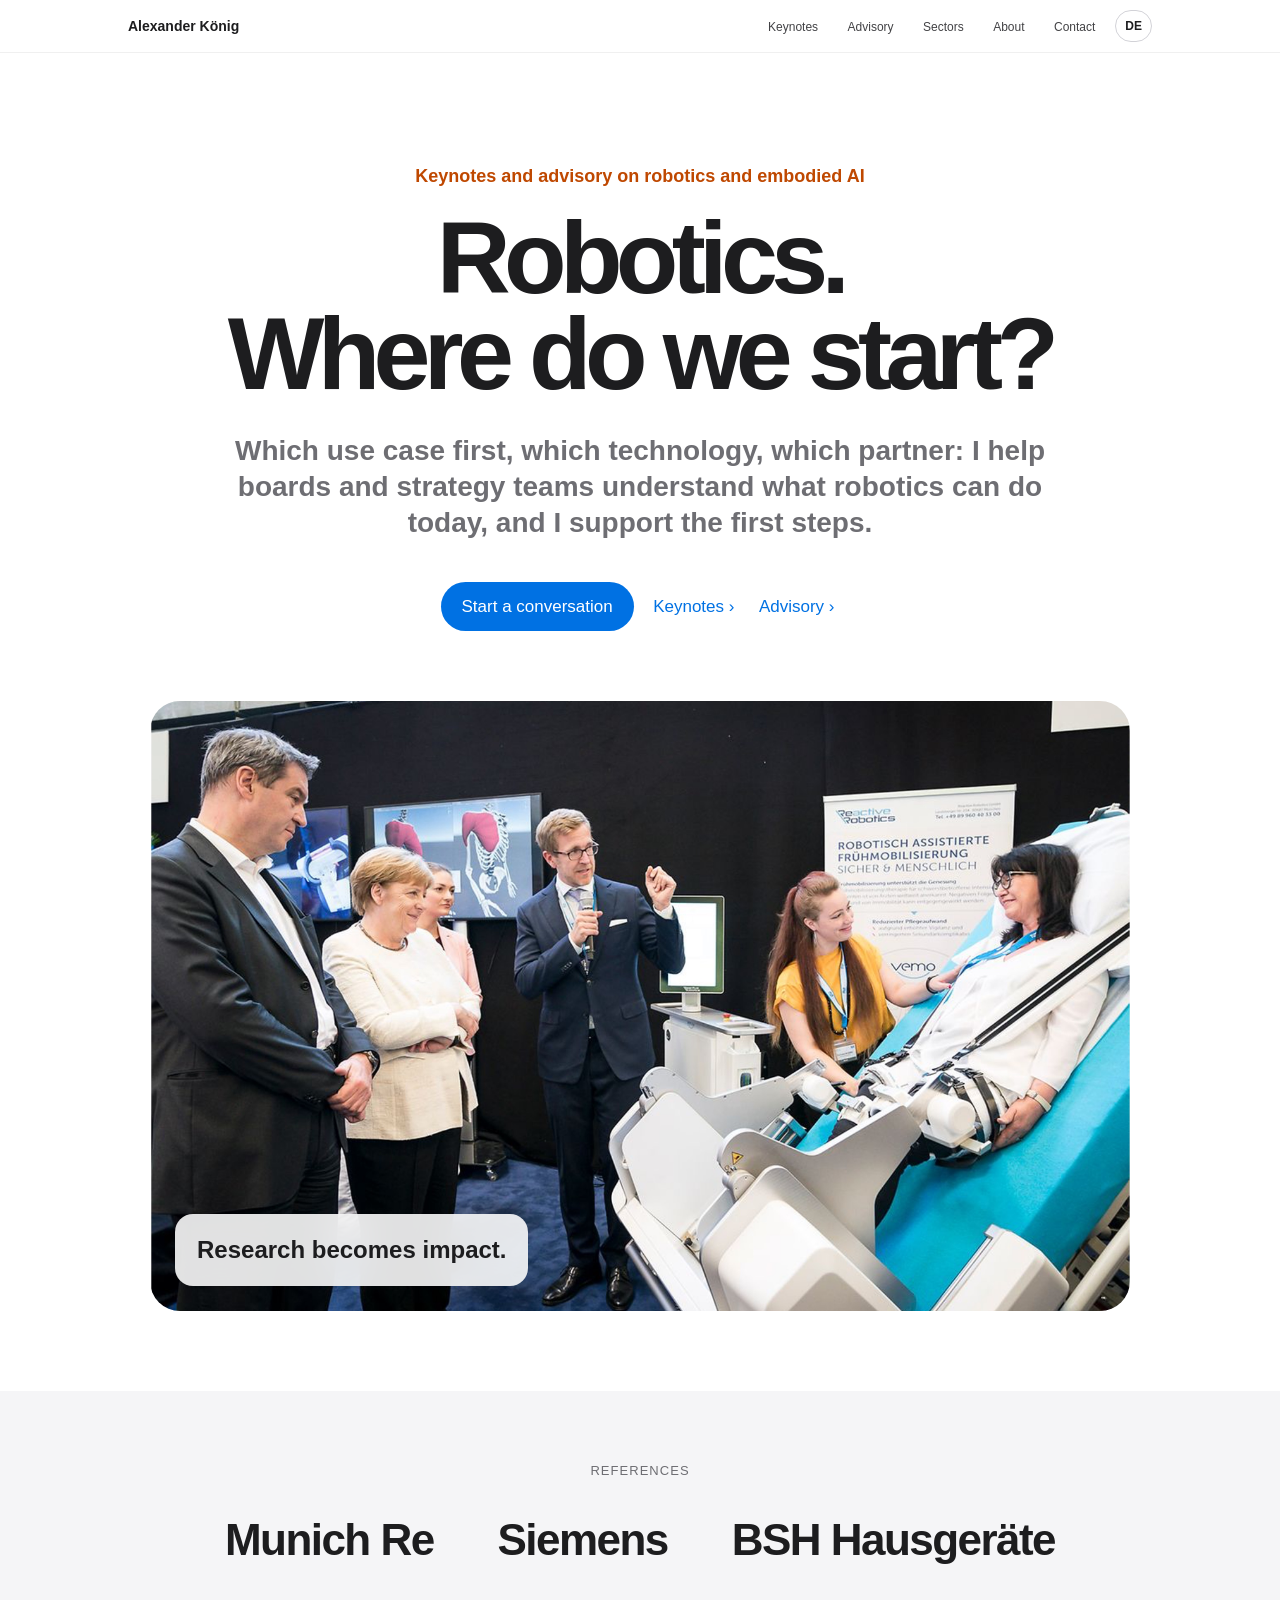
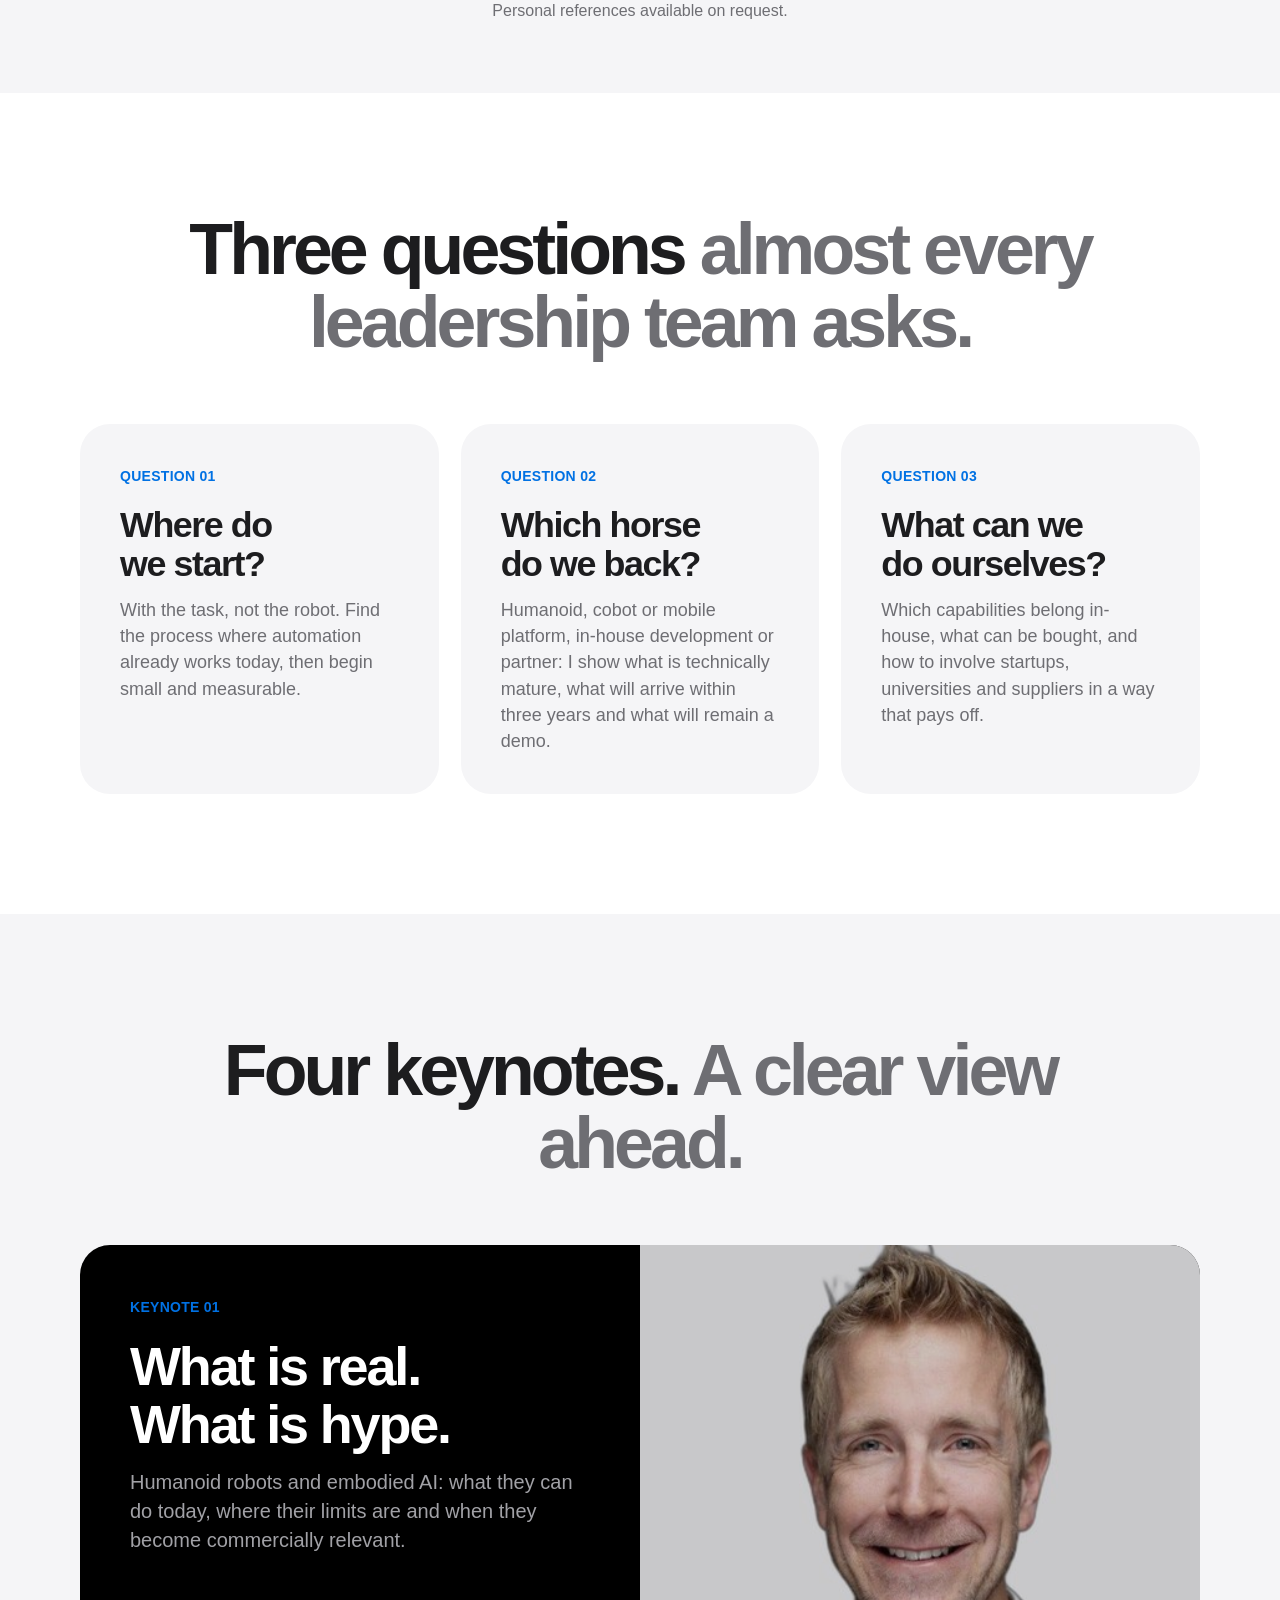
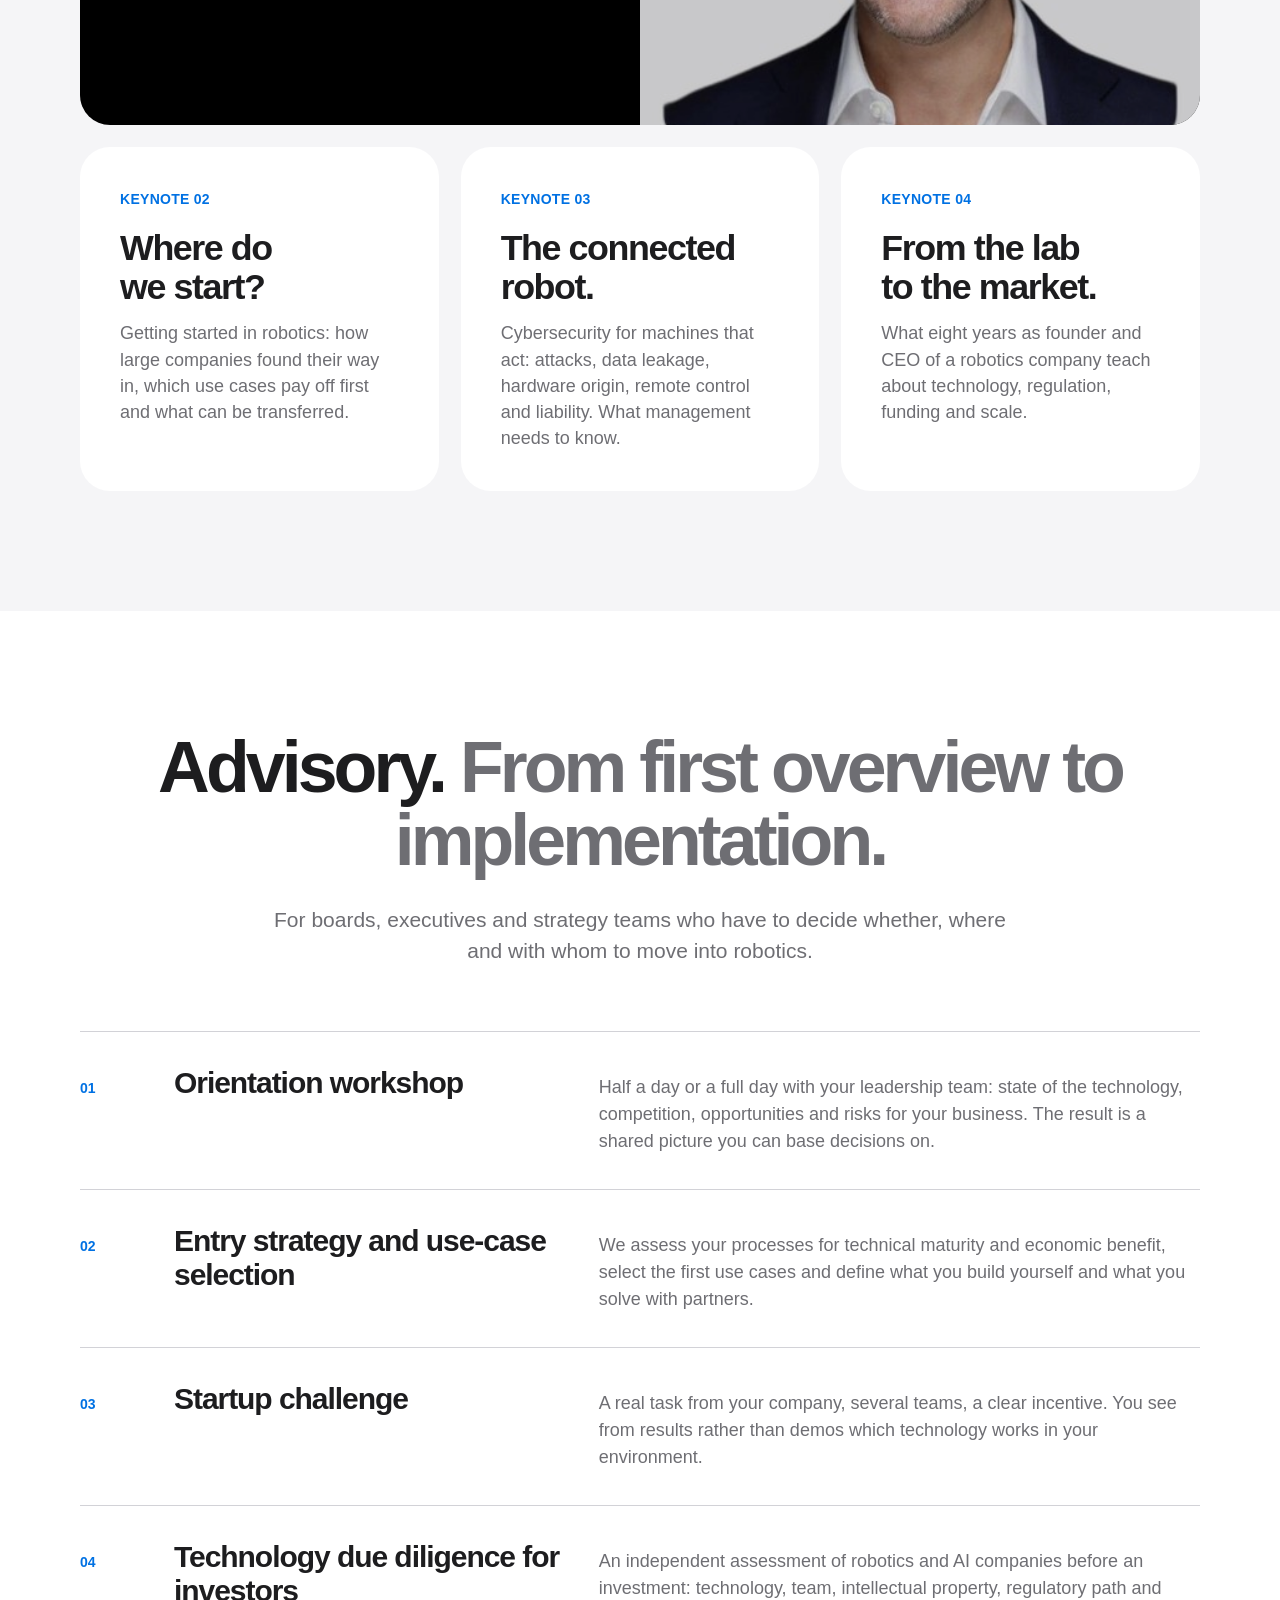
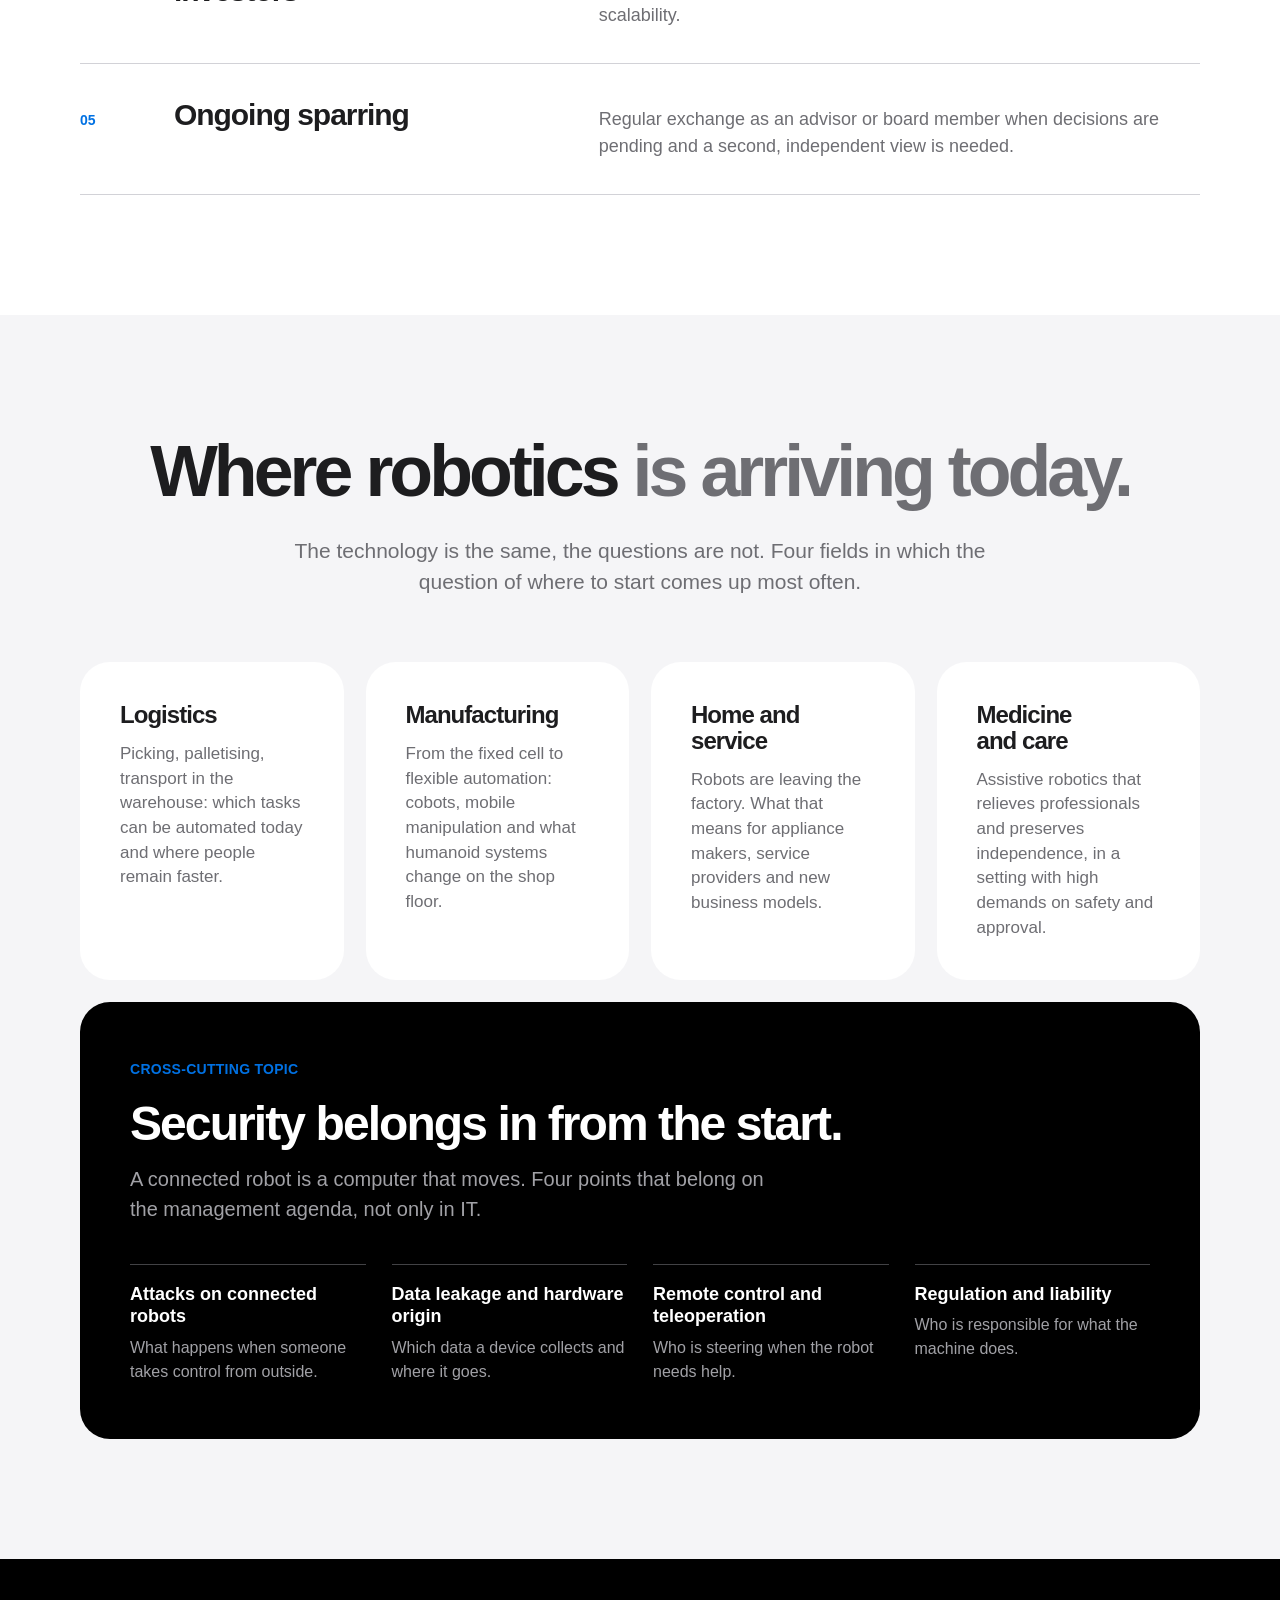
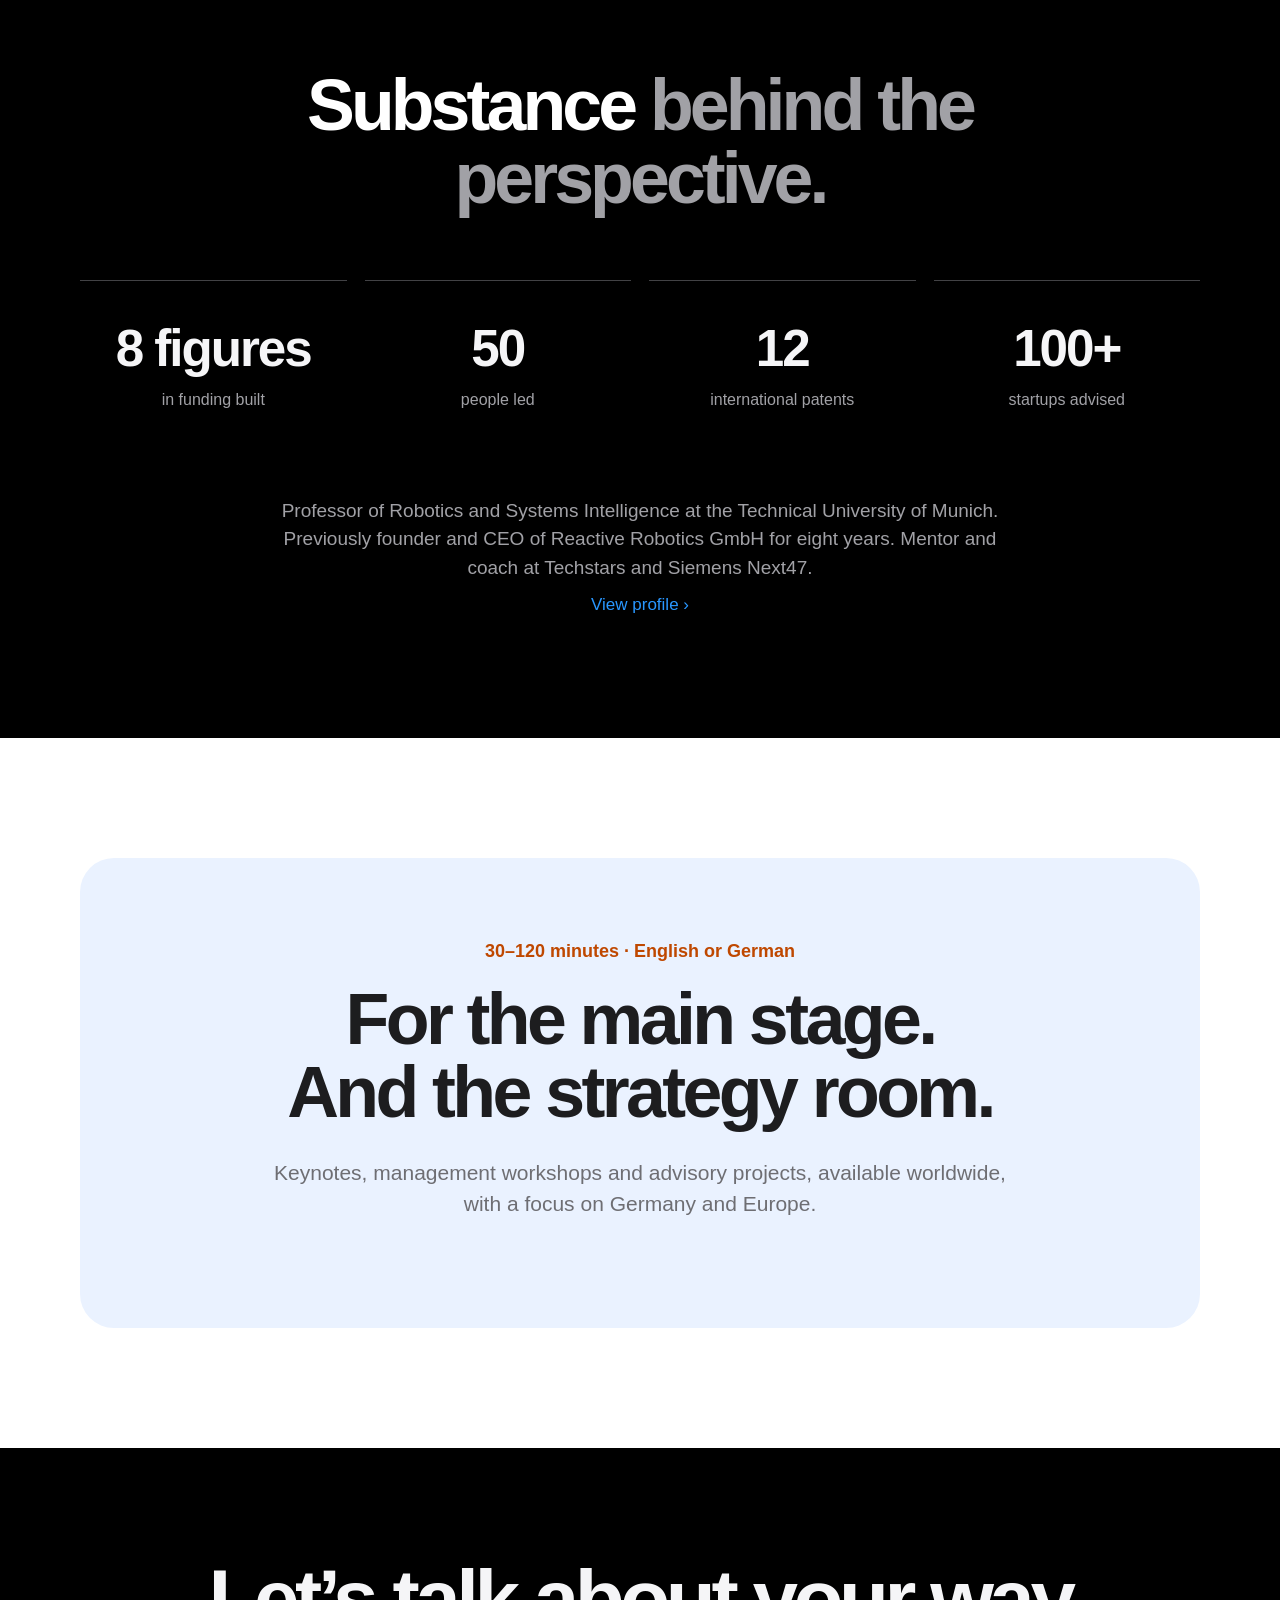
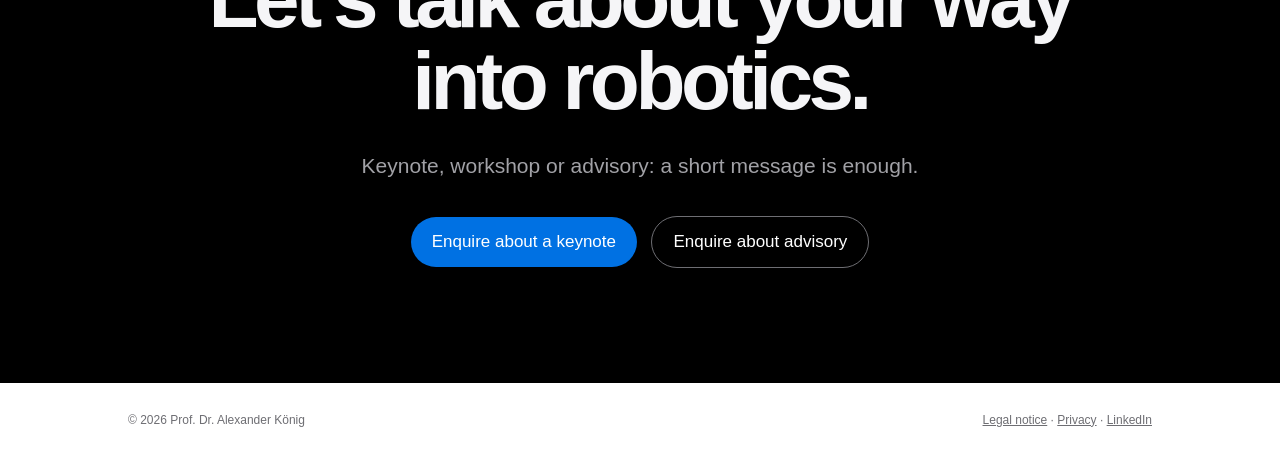
<file: english.html>
<!DOCTYPE html>
<html lang="en">
<head>
<meta charset="utf-8">
<meta name="viewport" content="width=device-width,initial-scale=1">
<title>Prof. Dr. Alexander König — Robotics and Embodied AI: Keynotes and Advisory</title>
<meta name="description" content="Keynotes and advisory on robotics and embodied AI for boards, executives and strategy teams: orientation, entry strategy, use cases and security.">
<meta property="og:title" content="Prof. Dr. Alexander König — Robotics. Where do we start?">
<meta property="og:description" content="Keynotes and advisory on robotics and embodied AI for leadership teams.">
<meta property="og:type" content="website">
<meta property="og:url" content="https://alexander-koenig.eu/english.html">
<meta property="og:image" content="https://alexander-koenig.eu/images/og.png">
<meta name="twitter:card" content="summary_large_image">
<link rel="alternate" hreflang="de" href="https://alexander-koenig.eu/">
<link rel="stylesheet" href="styles.css">
</head>
<body>

<header class="nav-shell"><nav>
    <a class="brand" href="english.html">Alexander König</a>
    <div class="nav-actions">
        <div class="nav-links">
            <a href="#keynotes">Keynotes</a>
            <a href="#advisory">Advisory</a>
            <a href="#sectors">Sectors</a>
            <a href="about-en.html">About</a>
            <a href="#contact">Contact</a>
        </div>
        <a class="lang" href="index.html" lang="de" aria-label="Auf Deutsch wechseln">DE</a>
    </div>
</nav></header>

<main>

<!-- HERO -->
<section class="hero">
    <span class="eyebrow">Keynotes and advisory on robotics and embodied AI</span>
    <h1>Robotics.<br>Where do we start?</h1>
    <p class="lead">Which use case first, which technology, which partner: I help boards and strategy teams understand what robotics can do today, and I support the first steps.</p>
    <div class="actions">
        <a class="button" href="#contact">Start a conversation</a>
        <a class="link" href="#keynotes">Keynotes &rsaquo;</a>
        <a class="link" href="#advisory">Advisory &rsaquo;</a>
    </div>
    <figure class="hero-visual">
        <img src="images/reactive-robotics.jpg" alt="Alexander König presents the Reactive Robotics system to German Chancellor Angela Merkel">
        <figcaption>Research becomes impact.</figcaption>
    </figure>
</section>

<!-- REFERENCES -->
<section class="reference">
    <span class="label">REFERENCES</span>
    <div class="ref-names">
        <span>Munich Re</span>
        <span>Siemens</span>
        <span>BSH Hausgeräte</span>
    </div>
    <p>Personal references available on request.</p>
</section>

<!-- THREE QUESTIONS -->
<section class="section" id="questions"><div class="wrap">
    <h2 class="section-title">Three questions <span>almost every leadership team asks.</span></h2>
    <div class="grid three">
        <article class="card">
            <span class="kicker">QUESTION 01</span>
            <h3>Where do<br>we start?</h3>
            <p>With the task, not the robot. Find the process where automation already works today, then begin small and measurable.</p>
        </article>
        <article class="card">
            <span class="kicker">QUESTION 02</span>
            <h3>Which horse do we back?</h3>
            <p>Humanoid, cobot or mobile platform, in-house development or partner: I show what is technically mature, what will arrive within three years and what will remain a demo.</p>
        </article>
        <article class="card">
            <span class="kicker">QUESTION 03</span>
            <h3>What can we<br>do ourselves?</h3>
            <p>Which capabilities belong in-house, what can be bought, and how to involve startups, universities and suppliers in a way that pays off.</p>
        </article>
    </div>
</div></section>

<!-- KEYNOTES -->
<section class="section alt" id="keynotes"><div class="wrap">
    <h2 class="section-title">Four keynotes. <span>A clear view ahead.</span></h2>
    <div class="bento">
        <article class="card wide">
            <div class="copy">
                <span class="kicker">KEYNOTE 01</span>
                <h3>What is real.<br>What is hype.</h3>
                <p>Humanoid robots and embodied AI: what they can do today, where their limits are and when they become commercially relevant.</p>
            </div>
            <img src="images/portrait.jpg" alt="Prof. Dr. Alexander König">
        </article>
        <article class="card">
            <span class="kicker">KEYNOTE 02</span>
            <h3>Where do<br>we start?</h3>
            <p>Getting started in robotics: how large companies found their way in, which use cases pay off first and what can be transferred.</p>
        </article>
        <article class="card">
            <span class="kicker">KEYNOTE 03</span>
            <h3>The connected<br>robot.</h3>
            <p>Cybersecurity for machines that act: attacks, data leakage, hardware origin, remote control and liability. What management needs to know.</p>
        </article>
        <article class="card">
            <span class="kicker">KEYNOTE 04</span>
            <h3>From the lab<br>to the market.</h3>
            <p>What eight years as founder and CEO of a robotics company teach about technology, regulation, funding and scale.</p>
        </article>
    </div>
</div></section>

<!-- ADVISORY -->
<section class="section" id="advisory"><div class="wrap">
    <h2 class="section-title">Advisory. <span>From first overview to implementation.</span></h2>
    <p class="section-lead">For boards, executives and strategy teams who have to decide whether, where and with whom to move into robotics.</p>
    <ul class="services">
        <li>
            <span class="num">01</span>
            <h3>Orientation workshop</h3>
            <p>Half a day or a full day with your leadership team: state of the technology, competition, opportunities and risks for your business. The result is a shared picture you can base decisions on.</p>
        </li>
        <li>
            <span class="num">02</span>
            <h3>Entry strategy and use-case selection</h3>
            <p>We assess your processes for technical maturity and economic benefit, select the first use cases and define what you build yourself and what you solve with partners.</p>
        </li>
        <li>
            <span class="num">03</span>
            <h3>Startup challenge</h3>
            <p>A real task from your company, several teams, a clear incentive. You see from results rather than demos which technology works in your environment.</p>
        </li>
        <li>
            <span class="num">04</span>
            <h3>Technology due diligence for investors</h3>
            <p>An independent assessment of robotics and AI companies before an investment: technology, team, intellectual property, regulatory path and scalability.</p>
        </li>
        <li>
            <span class="num">05</span>
            <h3>Ongoing sparring</h3>
            <p>Regular exchange as an advisor or board member when decisions are pending and a second, independent view is needed.</p>
        </li>
    </ul>
</div></section>

<!-- SECTORS + SECURITY -->
<section class="section alt" id="sectors"><div class="wrap">
    <h2 class="section-title">Where robotics <span>is arriving today.</span></h2>
    <p class="section-lead">The technology is the same, the questions are not. Four fields in which the question of where to start comes up most often.</p>
    <div class="grid four">
        <article class="card small">
            <h3>Logistics</h3>
            <p>Picking, palletising, transport in the warehouse: which tasks can be automated today and where people remain faster.</p>
        </article>
        <article class="card small">
            <h3>Manufacturing</h3>
            <p>From the fixed cell to flexible automation: cobots, mobile manipulation and what humanoid systems change on the shop floor.</p>
        </article>
        <article class="card small">
            <h3>Home and service</h3>
            <p>Robots are leaving the factory. What that means for appliance makers, service providers and new business models.</p>
        </article>
        <article class="card small">
            <h3>Medicine and care</h3>
            <p>Assistive robotics that relieves professionals and preserves independence, in a setting with high demands on safety and approval.</p>
        </article>
    </div>
    <div class="cyber" id="security">
        <span class="kicker">CROSS-CUTTING TOPIC</span>
        <h3>Security belongs in from the start.</h3>
        <p>A connected robot is a computer that moves. Four points that belong on the management agenda, not only in IT.</p>
        <div class="cyber-grid">
            <div><strong>Attacks on connected robots</strong><span>What happens when someone takes control from outside.</span></div>
            <div><strong>Data leakage and hardware origin</strong><span>Which data a device collects and where it goes.</span></div>
            <div><strong>Remote control and teleoperation</strong><span>Who is steering when the robot needs help.</span></div>
            <div><strong>Regulation and liability</strong><span>Who is responsible for what the machine does.</span></div>
        </div>
    </div>
</div></section>

<!-- SUBSTANCE -->
<section class="metrics" id="profile"><div class="wrap">
    <h2 class="section-title">Substance <span>behind the perspective.</span></h2>
    <div class="metric-grid">
        <div class="metric"><strong>8 figures</strong><span>in funding built</span></div>
        <div class="metric"><strong>50</strong><span>people led</span></div>
        <div class="metric"><strong>12</strong><span>international patents</span></div>
        <div class="metric"><strong>100+</strong><span>startups advised</span></div>
    </div>
    <p class="note">Professor of Robotics and Systems Intelligence at the Technical University of Munich. Previously founder and CEO of Reactive Robotics GmbH for eight years. Mentor and coach at Techstars and Siemens Next47.<br><a class="link" href="about-en.html">View profile &rsaquo;</a></p>
</div></section>

<!-- FORMATS -->
<section class="section"><div class="wrap"><div class="format-card">
    <span class="eyebrow">30&ndash;120 minutes &middot; English or German</span>
    <h2>For the main stage.<br>And the strategy room.</h2>
    <p>Keynotes, management workshops and advisory projects, available worldwide, with a focus on Germany and Europe.</p>
</div></div></section>

<!-- CONTACT -->
<section class="contact" id="contact">
    <h2>Let&rsquo;s talk about your way into robotics.</h2>
    <p>Keynote, workshop or advisory: a short message is enough.</p>
    <a class="button" href="mailto:koenig@tum.de?subject=Keynote%20enquiry">Enquire about a keynote</a>
    <a class="button ghost" href="mailto:koenig@tum.de?subject=Advisory%20enquiry">Enquire about advisory</a>
</section>

</main>

<footer class="footer">
    <span>&copy; 2026 Prof. Dr. Alexander König</span>
    <div>
        <a href="impressum-en.html">Legal notice</a> &middot;
        <a href="privacy.html">Privacy</a> &middot;
        <a href="https://www.linkedin.com/in/thisisalexander" target="_blank" rel="noopener">LinkedIn</a>
    </div>
</footer>

</body>
</html>
</file>
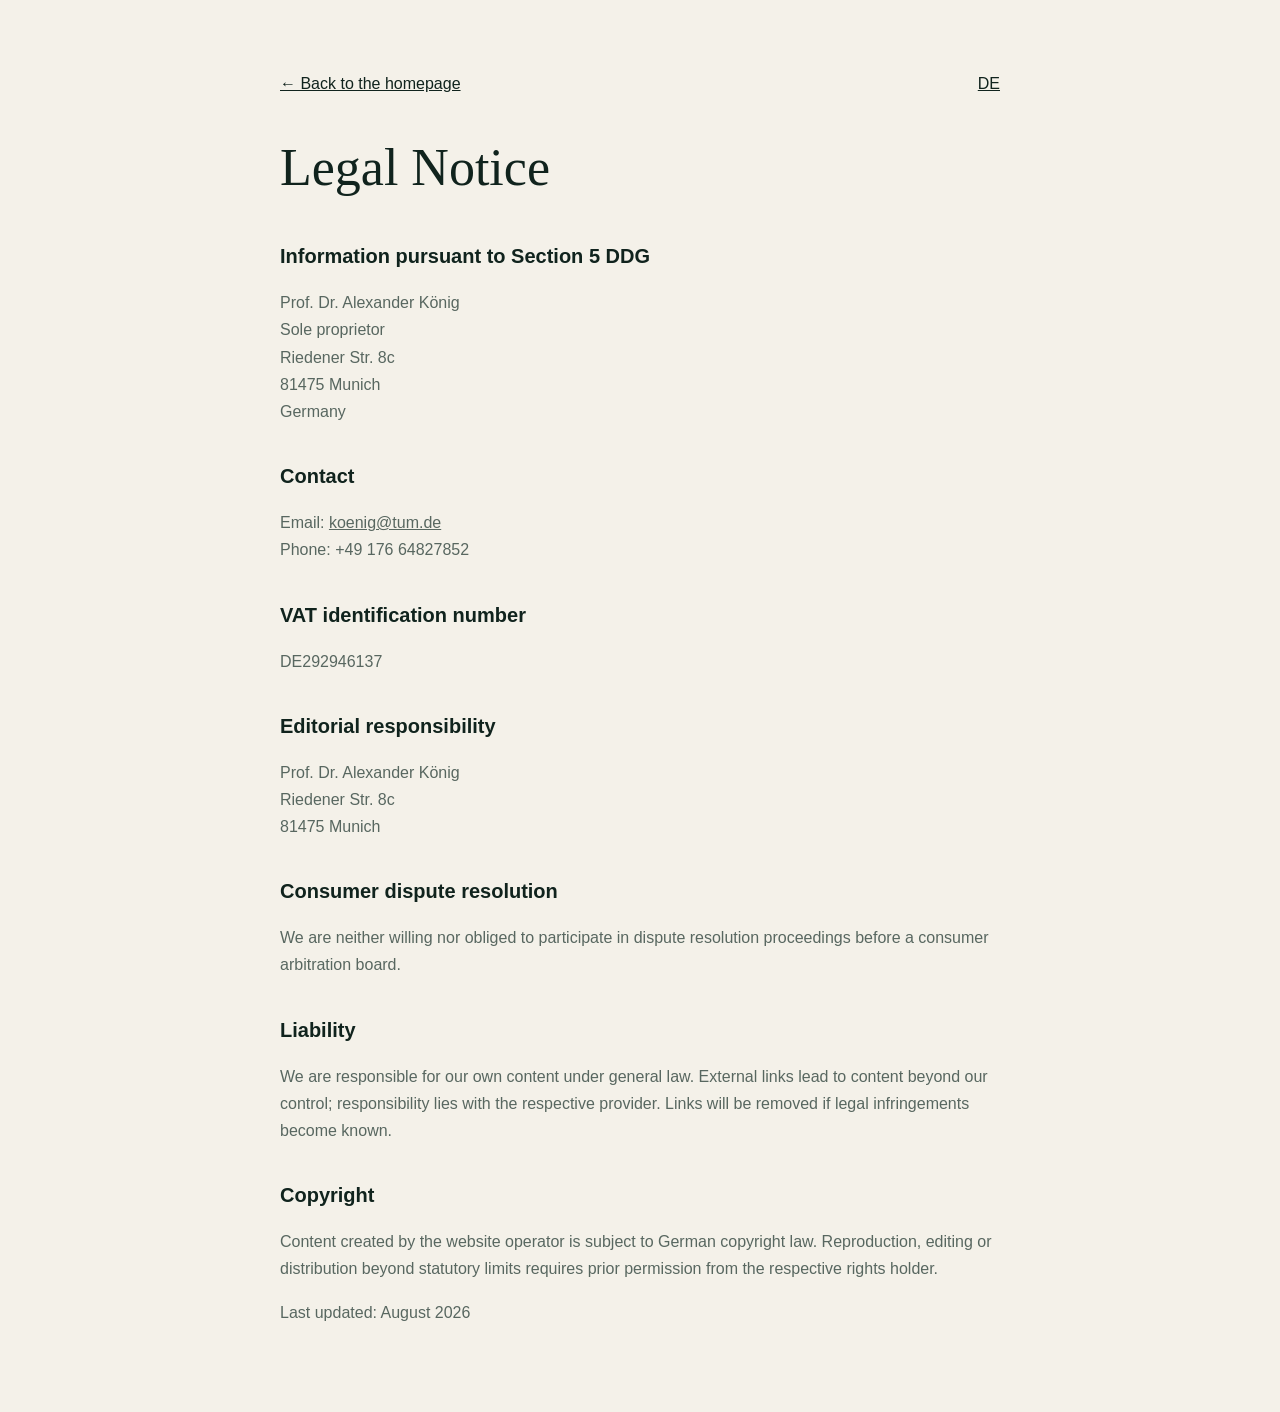
<file: impressum-en.html>
<!doctype html><html lang="en"><head><meta charset="utf-8"><meta name="viewport" content="width=device-width,initial-scale=1"><title>Legal Notice — Prof. Dr. Alexander König</title><style>body{margin:0;background:#f4f1e9;color:#10231d;font:16px/1.7 Arial,sans-serif}.container{width:min(720px,calc(100% - 40px));margin:auto;padding:70px 0}h1{font:52px/1 Georgia,serif;margin:45px 0}h2{font-size:20px;margin:34px 0 8px}p{color:#586760}a{color:inherit}</style></head><body><main class="container"><a href="english.html">← Back to the homepage</a><a href="impressum.html" lang="de" style="float:right">DE</a><h1>Legal Notice</h1><h2>Information pursuant to Section 5 DDG</h2><p>Prof. Dr. Alexander König<br>Sole proprietor<br>Riedener Str. 8c<br>81475 Munich<br>Germany</p><h2>Contact</h2><p>Email: <a href="mailto:koenig@tum.de">koenig@tum.de</a><br>Phone: +49 176 64827852</p><h2>VAT identification number</h2><p>DE292946137</p><h2>Editorial responsibility</h2><p>Prof. Dr. Alexander König<br>Riedener Str. 8c<br>81475 Munich</p><h2>Consumer dispute resolution</h2><p>We are neither willing nor obliged to participate in dispute resolution proceedings before a consumer arbitration board.</p><h2>Liability</h2><p>We are responsible for our own content under general law. External links lead to content beyond our control; responsibility lies with the respective provider. Links will be removed if legal infringements become known.</p><h2>Copyright</h2><p>Content created by the website operator is subject to German copyright law. Reproduction, editing or distribution beyond statutory limits requires prior permission from the respective rights holder.</p><p>Last updated: August 2026</p></main></body></html>
</file>
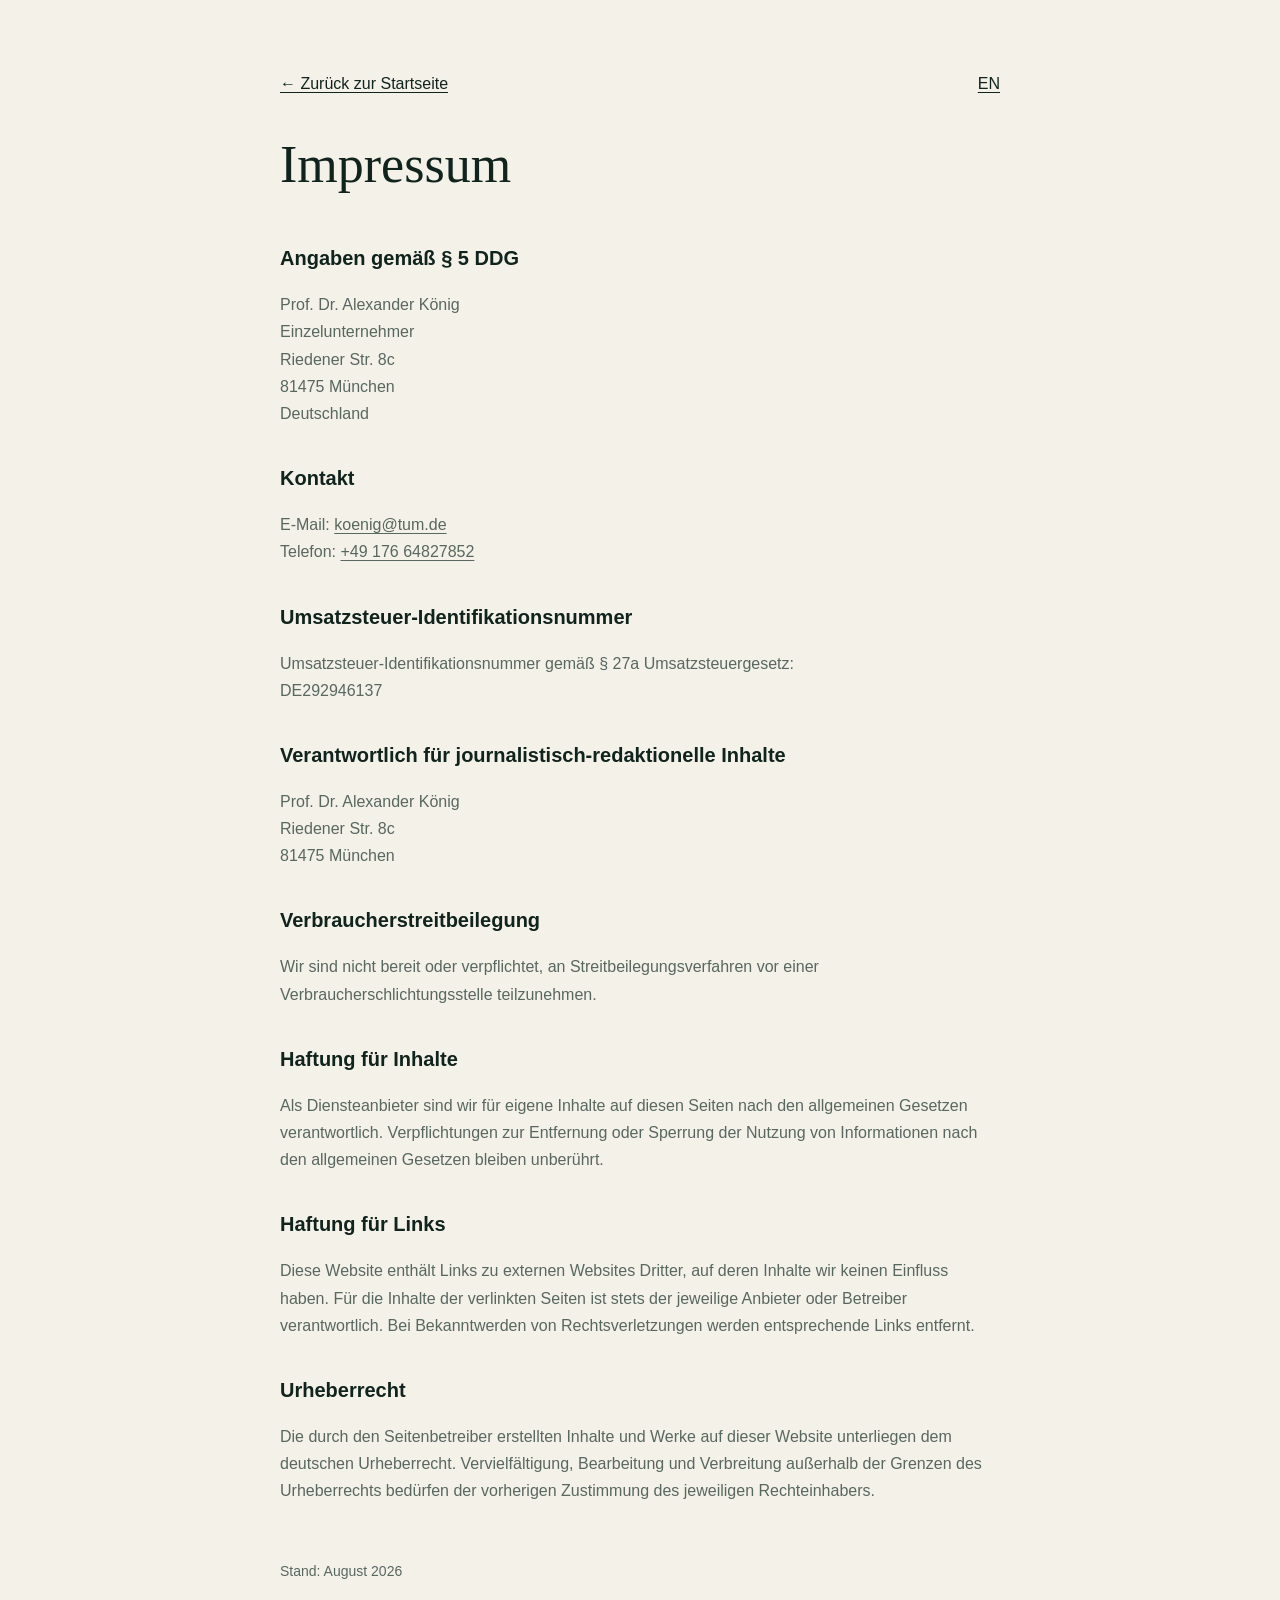
<file: impressum.html>
<!doctype html>
<html lang="de">
<head>
  <meta charset="utf-8"><meta name="viewport" content="width=device-width,initial-scale=1">
  <title>Impressum — Prof. Dr. Alexander König</title>
  <style>:root{--ink:#10231d;--paper:#f4f1e9;--line:#cbd1c8;--muted:#586760}*{box-sizing:border-box}body{margin:0;background:var(--paper);color:var(--ink);font:16px/1.7 Arial,Helvetica,sans-serif}.container{width:min(720px,calc(100% - 40px));margin:auto;padding:70px 0}.back{display:inline-block;margin-bottom:42px}h1{font:52px/1 Georgia,serif;margin:0 0 50px}h2{font-size:20px;margin:34px 0 8px}p{color:var(--muted)}a{color:inherit;text-underline-offset:3px}.status{margin-top:55px;font-size:14px}</style>
</head>
<body><main class="container"><a class="back" href="index.html">← Zurück zur Startseite</a> <a class="back" style="float:right" href="impressum-en.html" lang="en">EN</a><h1>Impressum</h1>
  <h2>Angaben gemäß § 5 DDG</h2><p>Prof. Dr. Alexander König<br>Einzelunternehmer<br>Riedener Str. 8c<br>81475 München<br>Deutschland</p>
  <h2>Kontakt</h2><p>E-Mail: <a href="mailto:koenig@tum.de">koenig@tum.de</a><br>Telefon: <a href="tel:+4917664827852">+49 176 64827852</a></p>
  <h2>Umsatzsteuer-Identifikationsnummer</h2><p>Umsatzsteuer-Identifikationsnummer gemäß § 27a Umsatzsteuergesetz:<br>DE292946137</p>
  <h2>Verantwortlich für journalistisch-redaktionelle Inhalte</h2><p>Prof. Dr. Alexander König<br>Riedener Str. 8c<br>81475 München</p>
  <h2>Verbraucherstreitbeilegung</h2><p>Wir sind nicht bereit oder verpflichtet, an Streitbeilegungsverfahren vor einer Verbraucherschlichtungsstelle teilzunehmen.</p>
  <h2>Haftung für Inhalte</h2><p>Als Diensteanbieter sind wir für eigene Inhalte auf diesen Seiten nach den allgemeinen Gesetzen verantwortlich. Verpflichtungen zur Entfernung oder Sperrung der Nutzung von Informationen nach den allgemeinen Gesetzen bleiben unberührt.</p>
  <h2>Haftung für Links</h2><p>Diese Website enthält Links zu externen Websites Dritter, auf deren Inhalte wir keinen Einfluss haben. Für die Inhalte der verlinkten Seiten ist stets der jeweilige Anbieter oder Betreiber verantwortlich. Bei Bekanntwerden von Rechtsverletzungen werden entsprechende Links entfernt.</p>
  <h2>Urheberrecht</h2><p>Die durch den Seitenbetreiber erstellten Inhalte und Werke auf dieser Website unterliegen dem deutschen Urheberrecht. Vervielfältigung, Bearbeitung und Verbreitung außerhalb der Grenzen des Urheberrechts bedürfen der vorherigen Zustimmung des jeweiligen Rechteinhabers.</p>
  <p class="status">Stand: August 2026</p>
</main></body></html>
</file>
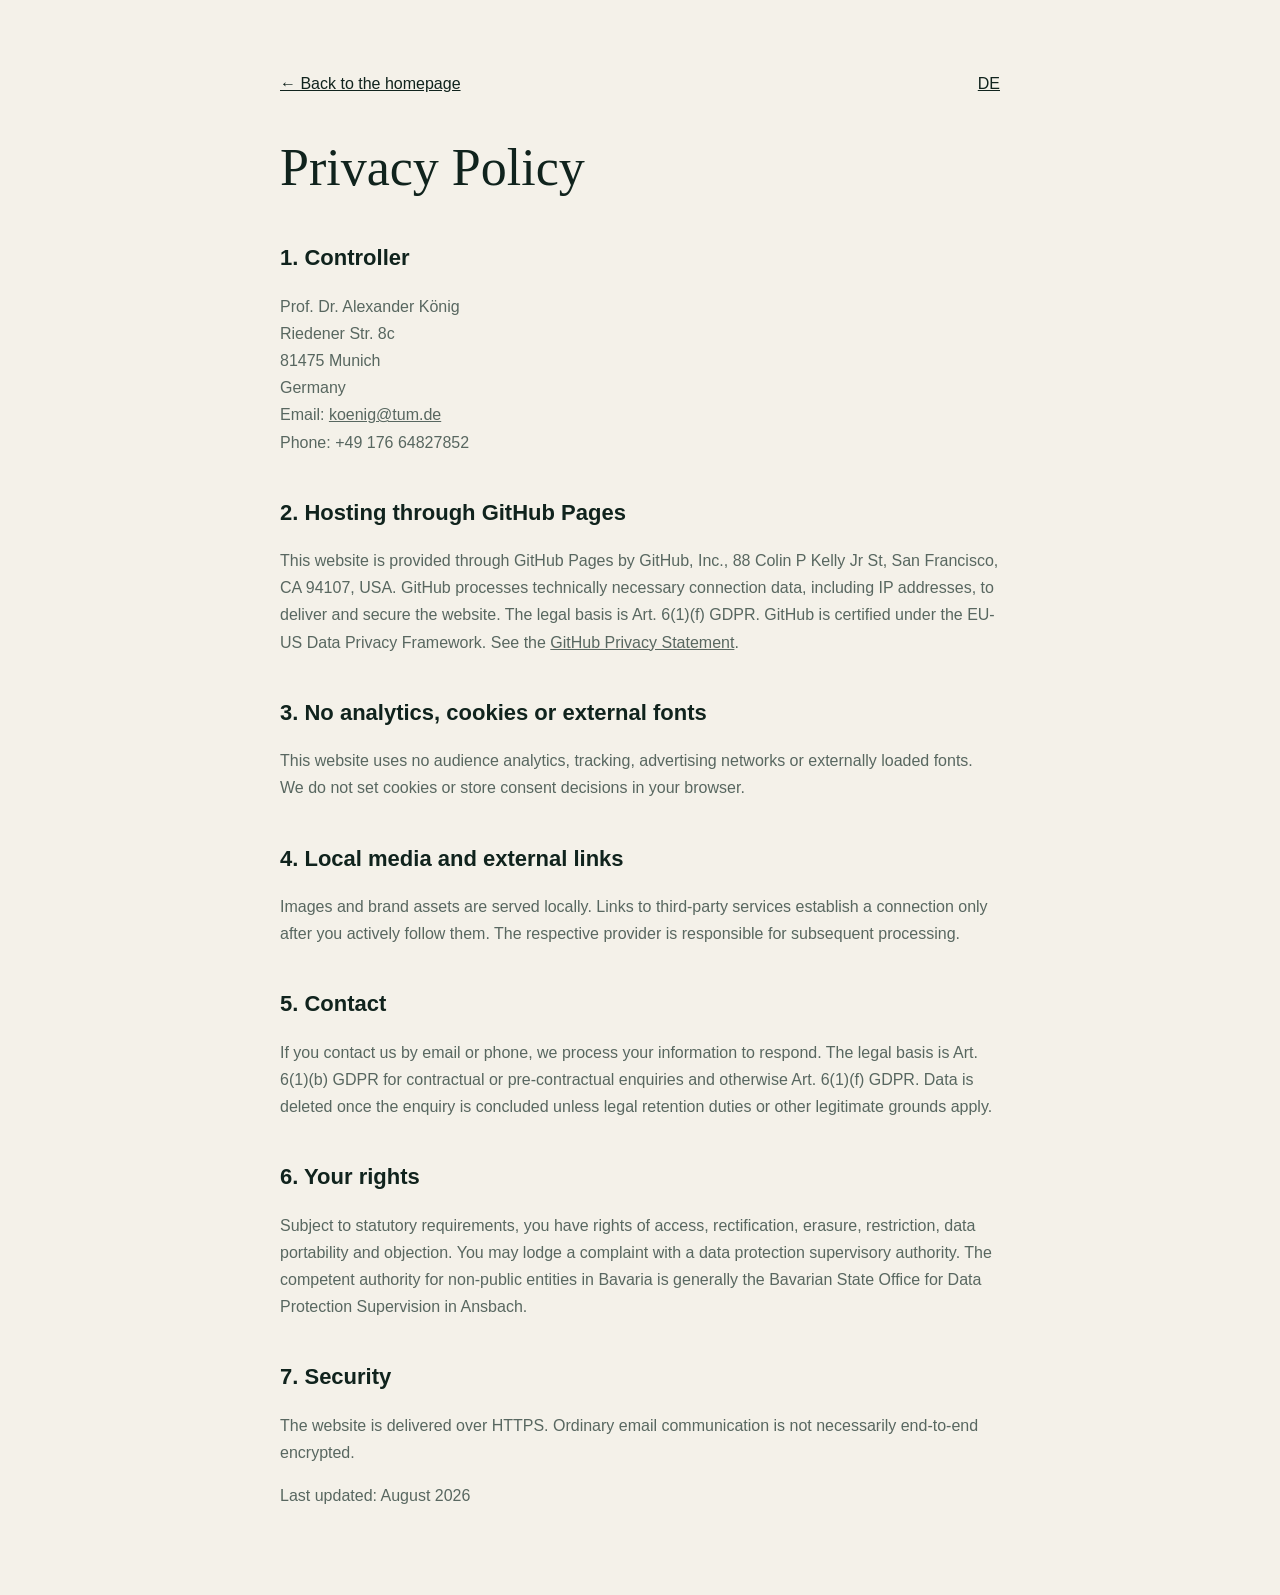
<file: privacy.html>
<!doctype html><html lang="en"><head><meta charset="utf-8"><meta name="viewport" content="width=device-width,initial-scale=1"><title>Privacy Policy — Prof. Dr. Alexander König</title><style>body{margin:0;background:#f4f1e9;color:#10231d;font:16px/1.7 Arial,sans-serif}.container{width:min(720px,calc(100% - 40px));margin:auto;padding:70px 0}h1{font:52px/1 Georgia,serif;margin:45px 0}h2{font-size:22px;margin:38px 0 10px}p{color:#586760}a{color:inherit}</style></head><body><main class="container"><a href="english.html">← Back to the homepage</a><a href="datenschutz.html" lang="de" style="float:right">DE</a><h1>Privacy Policy</h1><h2>1. Controller</h2><p>Prof. Dr. Alexander König<br>Riedener Str. 8c<br>81475 Munich<br>Germany<br>Email: <a href="mailto:koenig@tum.de">koenig@tum.de</a><br>Phone: +49 176 64827852</p><h2>2. Hosting through GitHub Pages</h2><p>This website is provided through GitHub Pages by GitHub, Inc., 88 Colin P Kelly Jr St, San Francisco, CA 94107, USA. GitHub processes technically necessary connection data, including IP addresses, to deliver and secure the website. The legal basis is Art. 6(1)(f) GDPR. GitHub is certified under the EU-US Data Privacy Framework. See the <a href="https://docs.github.com/en/site-policy/privacy-policies/github-general-privacy-statement" target="_blank" rel="noopener">GitHub Privacy Statement</a>.</p><h2>3. No analytics, cookies or external fonts</h2><p>This website uses no audience analytics, tracking, advertising networks or externally loaded fonts. We do not set cookies or store consent decisions in your browser.</p><h2>4. Local media and external links</h2><p>Images and brand assets are served locally. Links to third-party services establish a connection only after you actively follow them. The respective provider is responsible for subsequent processing.</p><h2>5. Contact</h2><p>If you contact us by email or phone, we process your information to respond. The legal basis is Art. 6(1)(b) GDPR for contractual or pre-contractual enquiries and otherwise Art. 6(1)(f) GDPR. Data is deleted once the enquiry is concluded unless legal retention duties or other legitimate grounds apply.</p><h2>6. Your rights</h2><p>Subject to statutory requirements, you have rights of access, rectification, erasure, restriction, data portability and objection. You may lodge a complaint with a data protection supervisory authority. The competent authority for non-public entities in Bavaria is generally the Bavarian State Office for Data Protection Supervision in Ansbach.</p><h2>7. Security</h2><p>The website is delivered over HTTPS. Ordinary email communication is not necessarily end-to-end encrypted.</p><p>Last updated: August 2026</p></main></body></html>
</file>
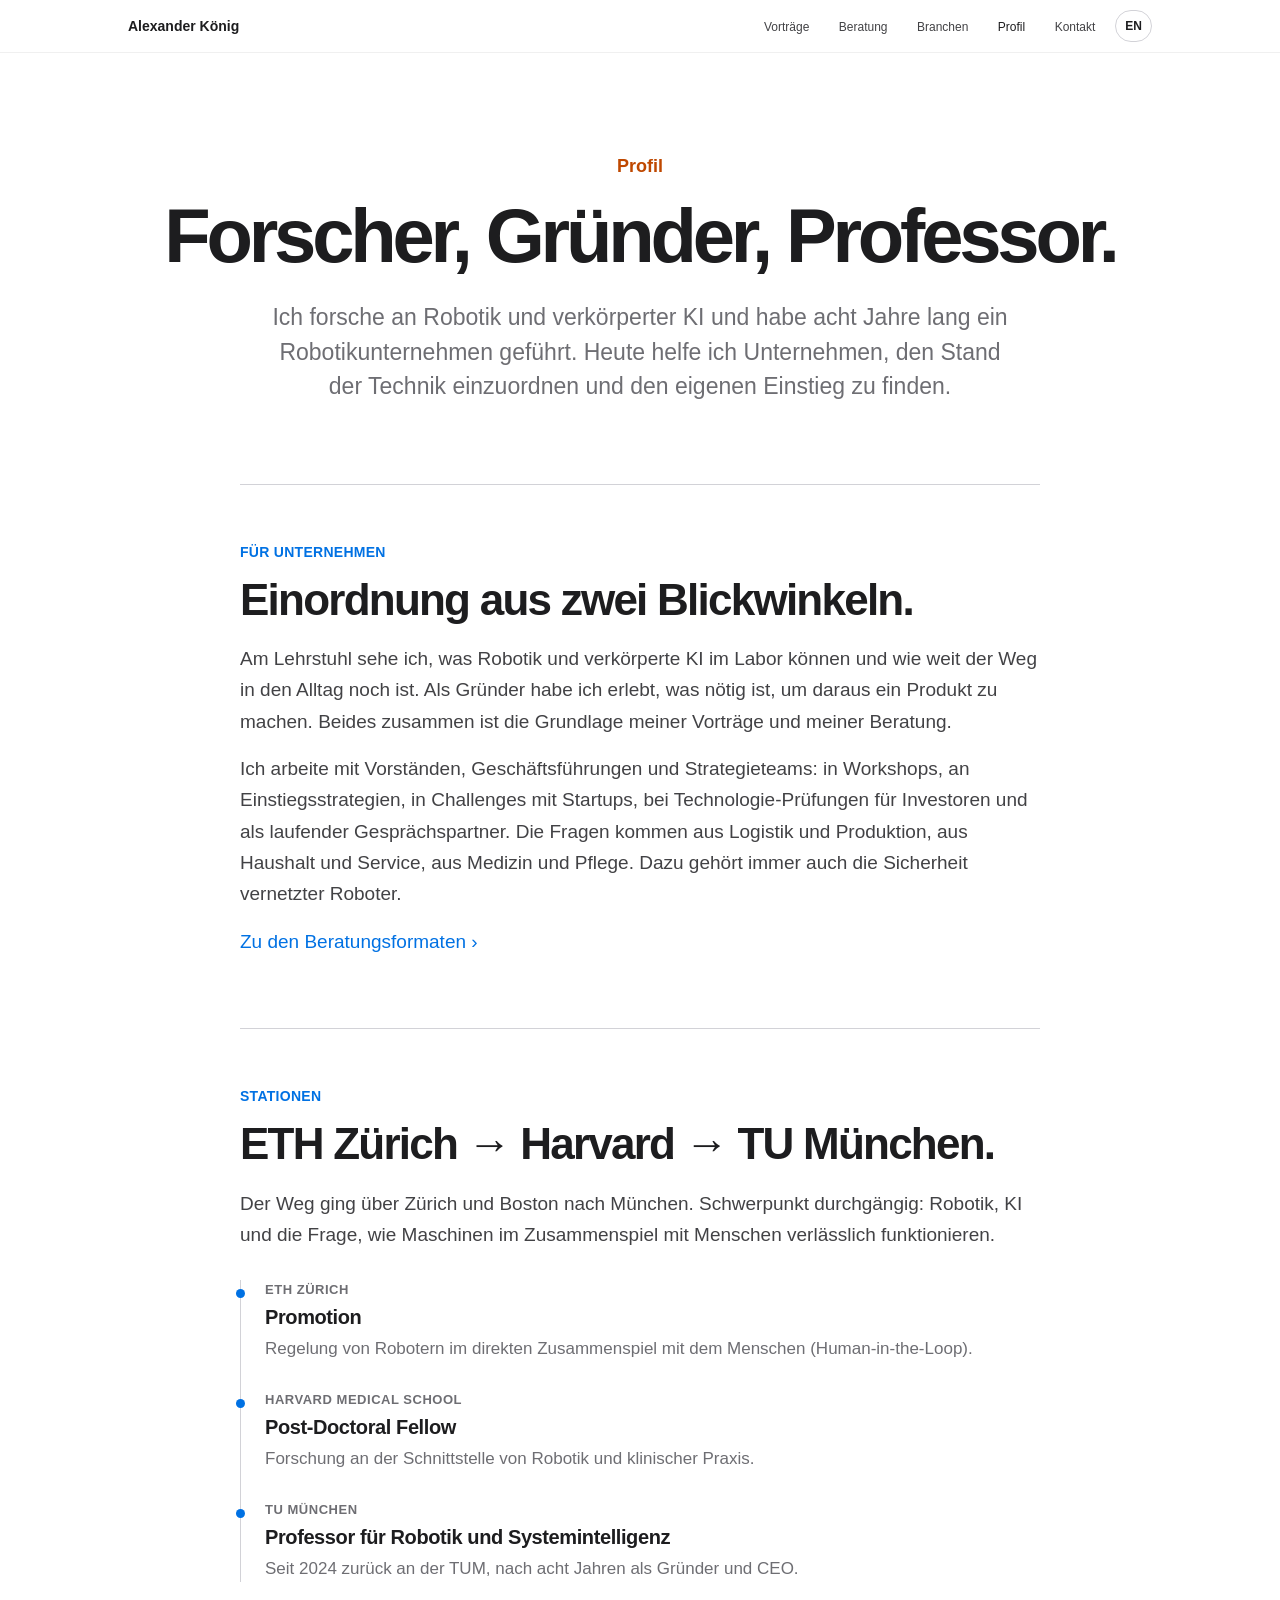
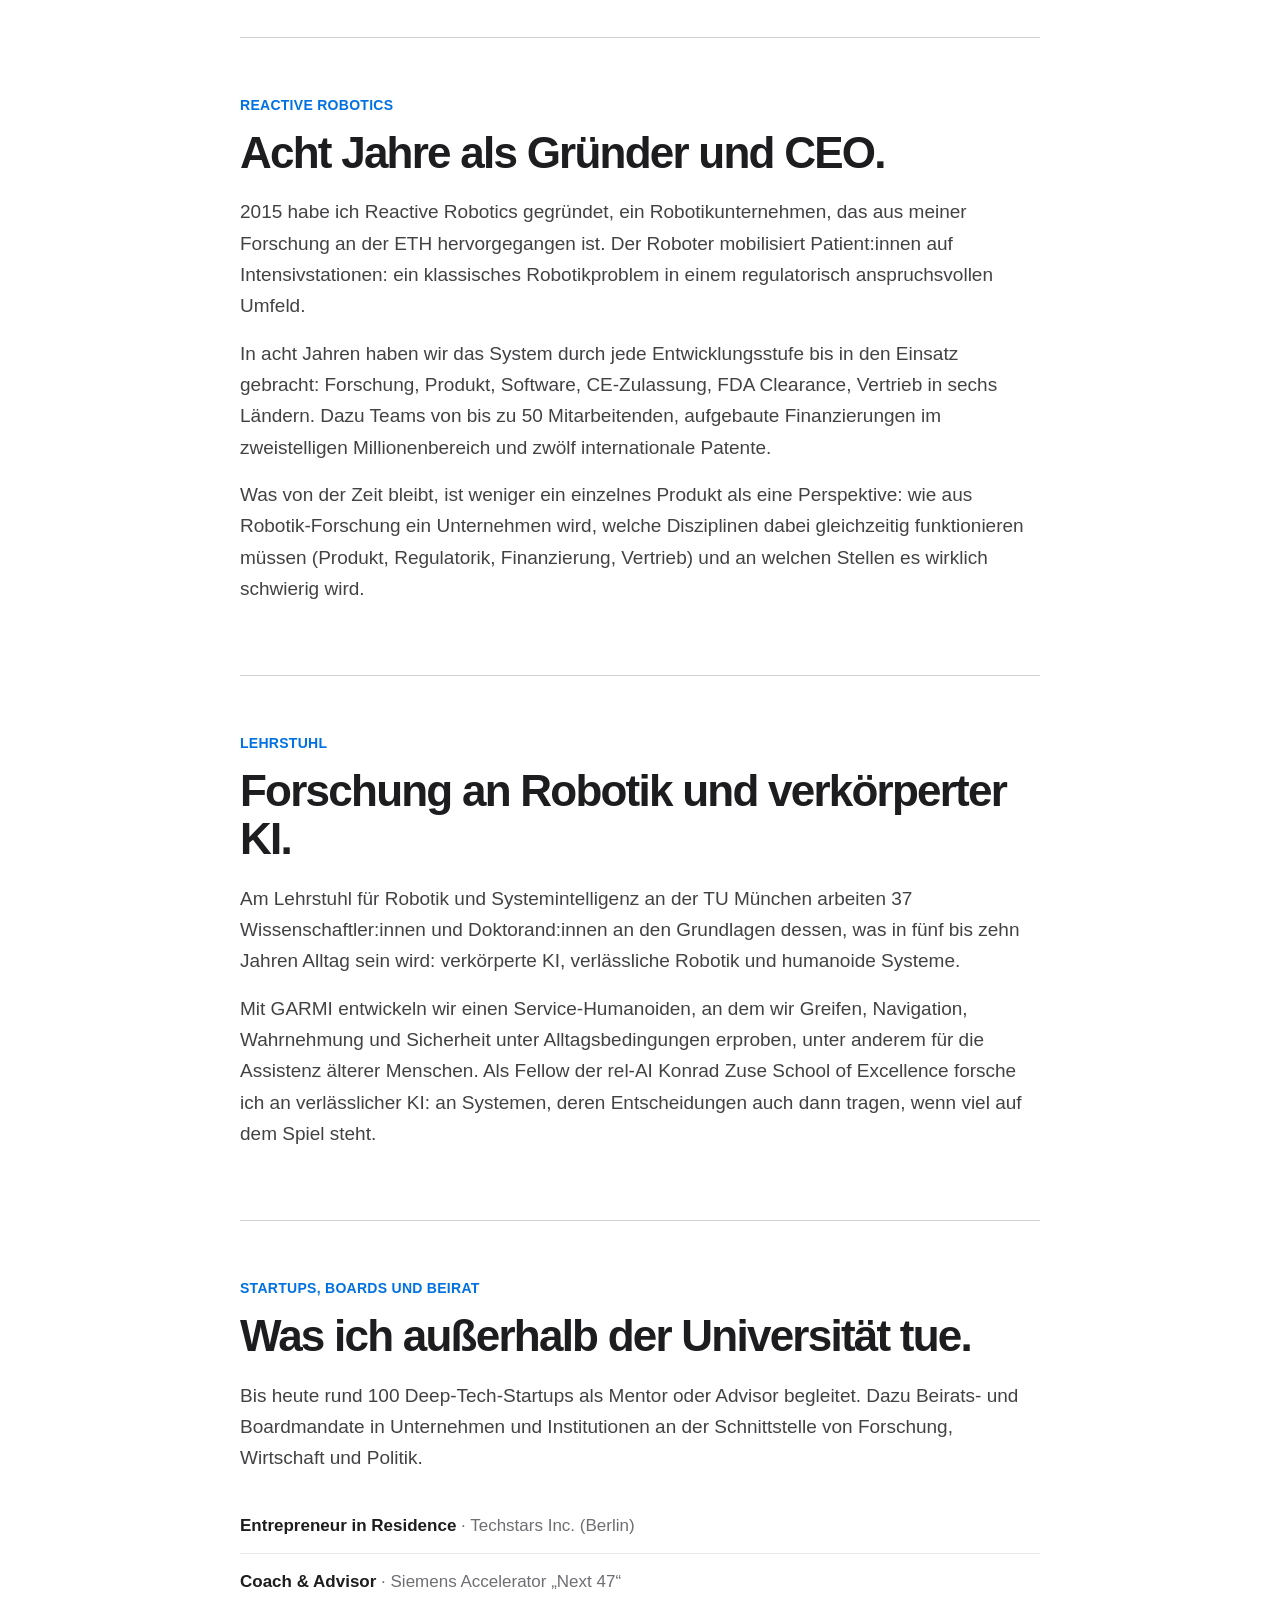
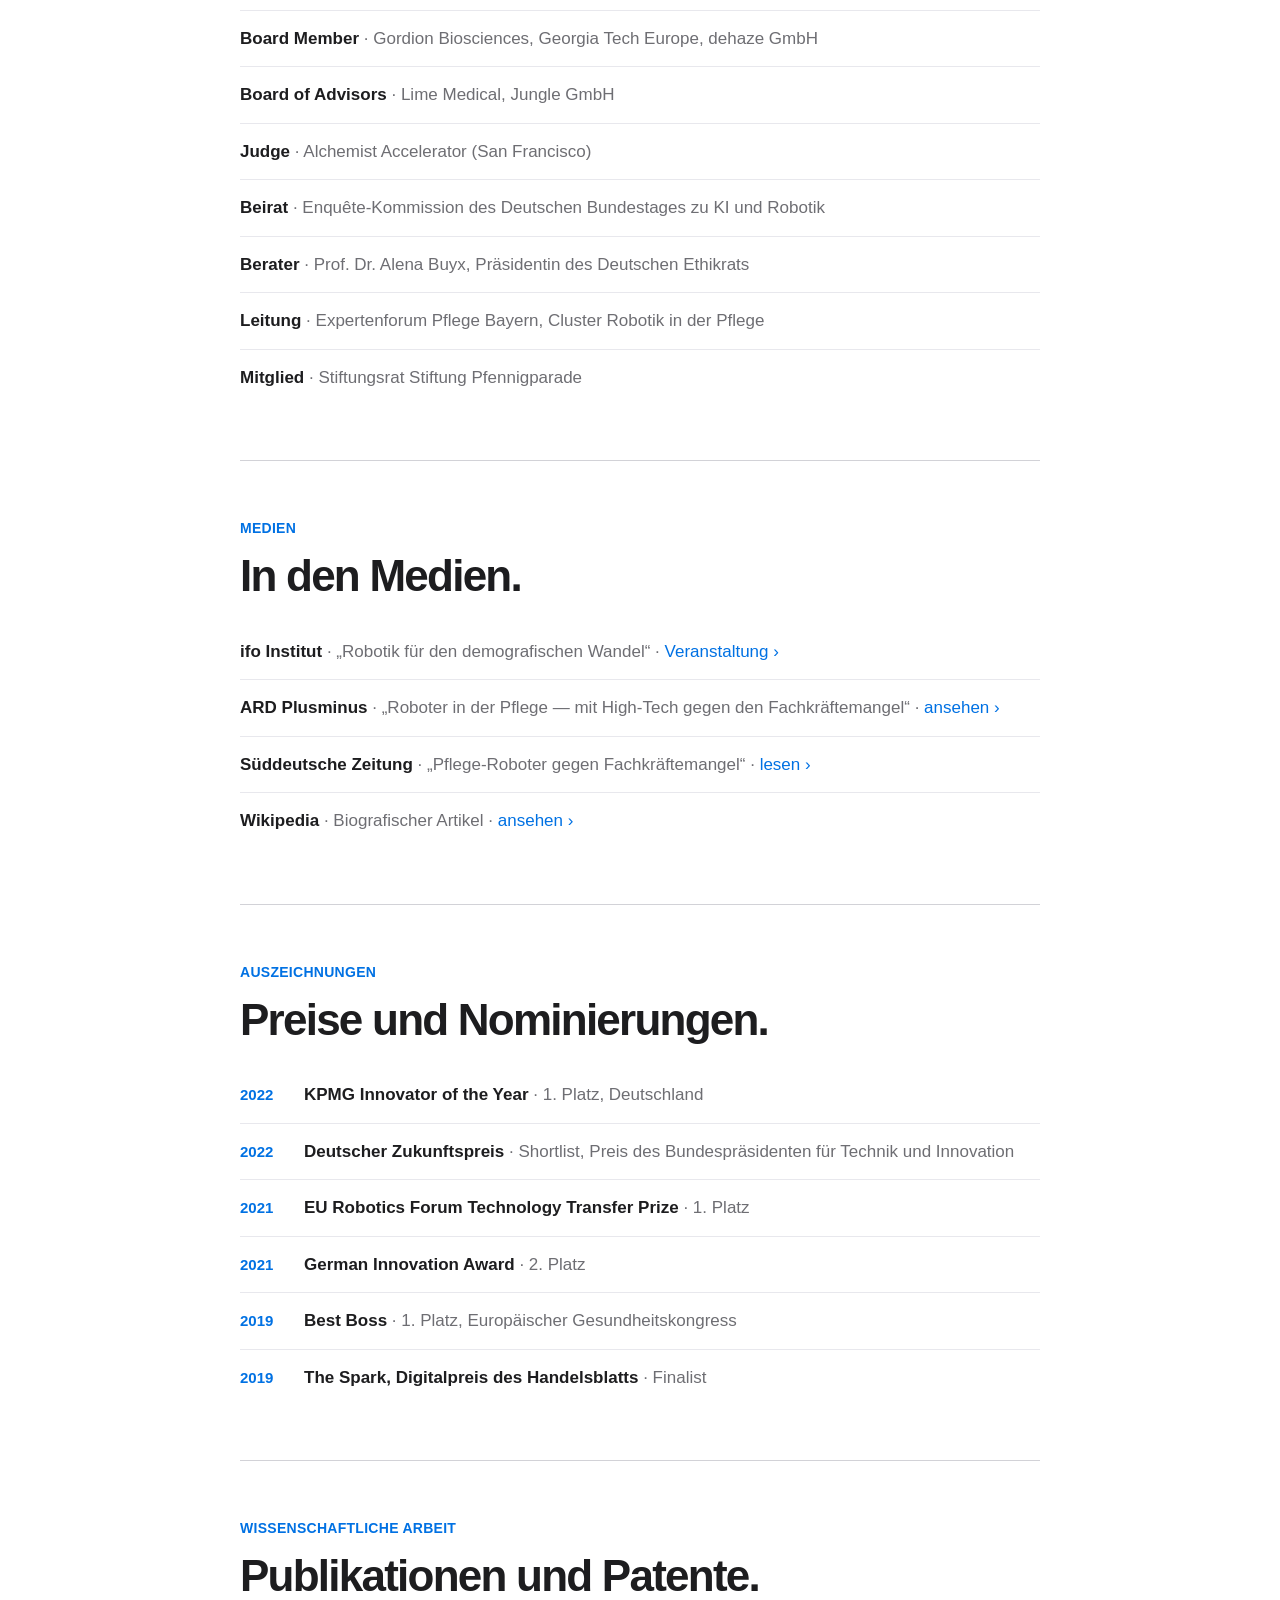
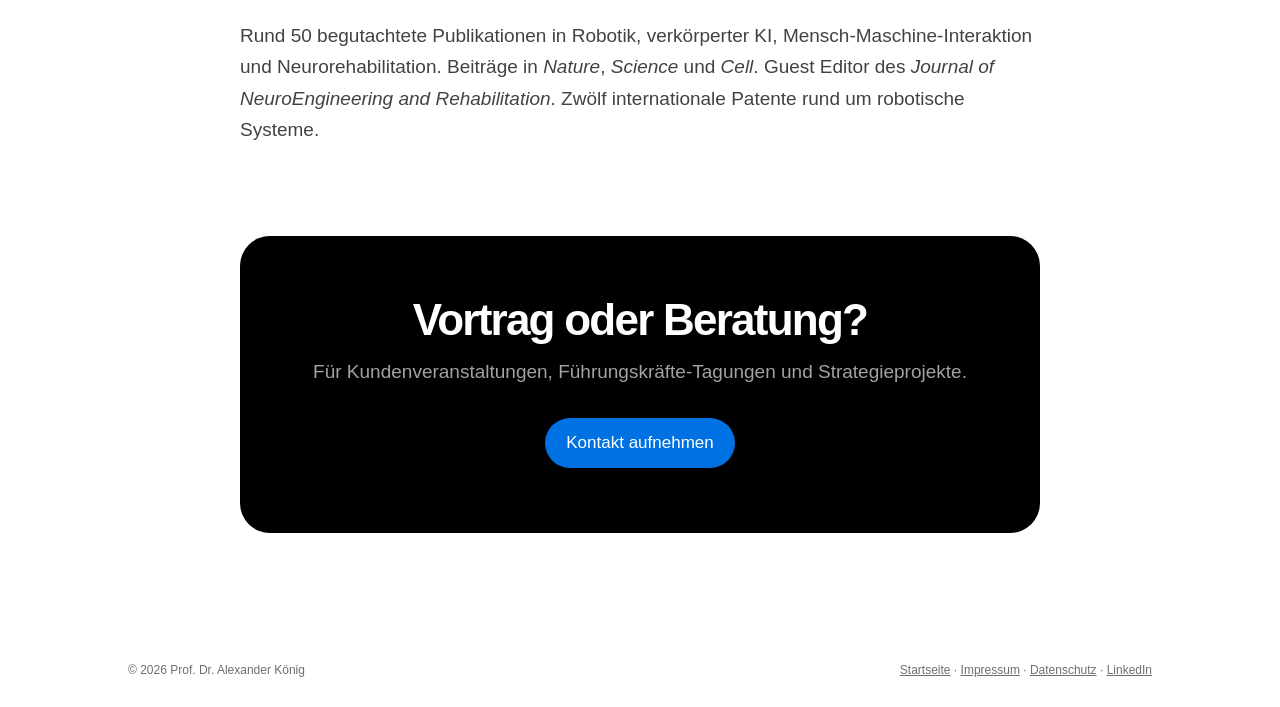
<file: ueber-mich.html>
<!DOCTYPE html>
<html lang="de">
<head>
<meta charset="utf-8">
<meta name="viewport" content="width=device-width,initial-scale=1">
<title>Profil — Prof. Dr. Alexander König</title>
<meta name="description" content="Prof. Dr. Alexander König: Professor für Robotik und Systemintelligenz an der TU München, Gründer und ehemaliger CEO der Reactive Robotics GmbH, Redner und Berater zu Robotik und verkörperter KI.">
<meta property="og:title" content="Profil — Prof. Dr. Alexander König">
<meta property="og:description" content="Forscher, Gründer, Professor. Vorträge und Beratung zu Robotik und verkörperter KI.">
<meta property="og:type" content="profile">
<meta property="og:url" content="https://alexander-koenig.eu/ueber-mich.html">
<meta property="og:image" content="https://alexander-koenig.eu/images/og.png">
<meta name="twitter:card" content="summary_large_image">
<link rel="alternate" hreflang="en" href="https://alexander-koenig.eu/about-en.html">
<link rel="stylesheet" href="styles.css">
</head>
<body>

<header class="nav-shell"><nav>
    <a class="brand" href="index.html">Alexander König</a>
    <div class="nav-actions">
        <div class="nav-links">
            <a href="index.html#themen">Vorträge</a>
            <a href="index.html#beratung">Beratung</a>
            <a href="index.html#branchen">Branchen</a>
            <a href="ueber-mich.html" aria-current="page">Profil</a>
            <a href="index.html#kontakt">Kontakt</a>
        </div>
        <a class="lang" href="about-en.html" lang="en" aria-label="Switch to English">EN</a>
    </div>
</nav></header>

<section class="profile-hero">
    <span class="eyebrow">Profil</span>
    <h1>Forscher, Gründer, Professor.</h1>
    <p class="lead">Ich forsche an Robotik und verkörperter KI und habe acht Jahre lang ein Robotikunternehmen geführt. Heute helfe ich Unternehmen, den Stand der Technik einzuordnen und den eigenen Einstieg zu finden.</p>
</section>

<main class="prose">

    <section id="unternehmen">
        <span class="kicker">FÜR UNTERNEHMEN</span>
        <h2>Einordnung aus zwei Blickwinkeln.</h2>
        <p>Am Lehrstuhl sehe ich, was Robotik und verkörperte KI im Labor können und wie weit der Weg in den Alltag noch ist. Als Gründer habe ich erlebt, was nötig ist, um daraus ein Produkt zu machen. Beides zusammen ist die Grundlage meiner Vorträge und meiner Beratung.</p>
        <p>Ich arbeite mit Vorständen, Geschäftsführungen und Strategieteams: in Workshops, an Einstiegsstrategien, in Challenges mit Startups, bei Technologie-Prüfungen für Investoren und als laufender Gesprächspartner. Die Fragen kommen aus Logistik und Produktion, aus Haushalt und Service, aus Medizin und Pflege. Dazu gehört immer auch die Sicherheit vernetzter Roboter.</p>
        <p><a href="index.html#beratung">Zu den Beratungsformaten &rsaquo;</a></p>
    </section>

    <section id="stationen">
        <span class="kicker">STATIONEN</span>
        <h2>ETH Zürich → Harvard → TU München.</h2>
        <p>Der Weg ging über Zürich und Boston nach München. Schwerpunkt durchgängig: Robotik, KI und die Frage, wie Maschinen im Zusammenspiel mit Menschen verlässlich funktionieren.</p>
        <ul class="timeline">
            <li>
                <span class="when">ETH ZÜRICH</span>
                <span class="what">Promotion</span>
                <span class="how">Regelung von Robotern im direkten Zusammenspiel mit dem Menschen (Human-in-the-Loop).</span>
            </li>
            <li>
                <span class="when">HARVARD MEDICAL SCHOOL</span>
                <span class="what">Post-Doctoral Fellow</span>
                <span class="how">Forschung an der Schnittstelle von Robotik und klinischer Praxis.</span>
            </li>
            <li>
                <span class="when">TU MÜNCHEN</span>
                <span class="what">Professor für Robotik und Systemintelligenz</span>
                <span class="how">Seit 2024 zurück an der TUM, nach acht Jahren als Gründer und CEO.</span>
            </li>
        </ul>
    </section>

    <section id="reactive-robotics">
        <span class="kicker">REACTIVE ROBOTICS</span>
        <h2>Acht Jahre als Gründer und CEO.</h2>
        <p>2015 habe ich Reactive Robotics gegründet, ein Robotikunternehmen, das aus meiner Forschung an der ETH hervorgegangen ist. Der Roboter mobilisiert Patient:innen auf Intensivstationen: ein klassisches Robotikproblem in einem regulatorisch anspruchsvollen Umfeld.</p>
        <p>In acht Jahren haben wir das System durch jede Entwicklungsstufe bis in den Einsatz gebracht: Forschung, Produkt, Software, CE-Zulassung, FDA Clearance, Vertrieb in sechs Ländern. Dazu Teams von bis zu 50 Mitarbeitenden, aufgebaute Finanzierungen im zweistelligen Millionenbereich und zwölf internationale Patente.</p>
        <p>Was von der Zeit bleibt, ist weniger ein einzelnes Produkt als eine Perspektive: wie aus Robotik-Forschung ein Unternehmen wird, welche Disziplinen dabei gleichzeitig funktionieren müssen (Produkt, Regulatorik, Finanzierung, Vertrieb) und an welchen Stellen es wirklich schwierig wird.</p>
    </section>

    <section id="tum">
        <span class="kicker">LEHRSTUHL</span>
        <h2>Forschung an Robotik und verkörperter KI.</h2>
        <p>Am Lehrstuhl für Robotik und Systemintelligenz an der TU München arbeiten 37 Wissenschaftler:innen und Doktorand:innen an den Grundlagen dessen, was in fünf bis zehn Jahren Alltag sein wird: verkörperte KI, verlässliche Robotik und humanoide Systeme.</p>
        <p>Mit GARMI entwickeln wir einen Service-Humanoiden, an dem wir Greifen, Navigation, Wahrnehmung und Sicherheit unter Alltagsbedingungen erproben, unter anderem für die Assistenz älterer Menschen. Als Fellow der rel-AI Konrad Zuse School of Excellence forsche ich an verlässlicher KI: an Systemen, deren Entscheidungen auch dann tragen, wenn viel auf dem Spiel steht.</p>
    </section>

    <section id="startups">
        <span class="kicker">STARTUPS, BOARDS UND BEIRAT</span>
        <h2>Was ich außerhalb der Universität tue.</h2>
        <p>Bis heute rund 100 Deep-Tech-Startups als Mentor oder Advisor begleitet. Dazu Beirats- und Boardmandate in Unternehmen und Institutionen an der Schnittstelle von Forschung, Wirtschaft und Politik.</p>
        <ul class="rows">
            <li><strong>Entrepreneur in Residence</strong> · Techstars Inc. (Berlin)</li>
            <li><strong>Coach &amp; Advisor</strong> · Siemens Accelerator „Next 47“</li>
            <li><strong>Board Member</strong> · Gordion Biosciences, Georgia Tech Europe, dehaze GmbH</li>
            <li><strong>Board of Advisors</strong> · Lime Medical, Jungle GmbH</li>
            <li><strong>Judge</strong> · Alchemist Accelerator (San Francisco)</li>
            <li><strong>Beirat</strong> · Enquête-Kommission des Deutschen Bundestages zu KI und Robotik</li>
            <li><strong>Berater</strong> · Prof. Dr. Alena Buyx, Präsidentin des Deutschen Ethikrats</li>
            <li><strong>Leitung</strong> · Expertenforum Pflege Bayern, Cluster Robotik in der Pflege</li>
            <li><strong>Mitglied</strong> · Stiftungsrat Stiftung Pfennigparade</li>
        </ul>
    </section>

    <section id="medien">
        <span class="kicker">MEDIEN</span>
        <h2>In den Medien.</h2>
        <ul class="rows">
            <li><strong>ifo Institut</strong> · „Robotik für den demografischen Wandel“ · <a href="https://www.ifo.de/veranstaltung/2026-03-23/robotik-fuer-den-demografischen-wandel" target="_blank" rel="noopener">Veranstaltung &rsaquo;</a></li>
            <li><strong>ARD Plusminus</strong> · „Roboter in der Pflege — mit High-Tech gegen den Fachkräftemangel“ · <a href="https://www.ardmediathek.de/video/plusminus/roboter-in-der-pflege-mit-high-tech-gegen-den-fachkraeftemangel/das-erste/Y3JpZDovL2Rhc2Vyc3RlLmRlL3BsdXNtaW51cy82N2M0OTQzZC01YzFhLTRhYTItOGFiNy04YjFiODI4NzliNGQ" target="_blank" rel="noopener">ansehen &rsaquo;</a></li>
            <li><strong>Süddeutsche Zeitung</strong> · „Pflege-Roboter gegen Fachkräftemangel“ · <a href="https://www.sueddeutsche.de/wirtschaft/pflege-roboter-fachkraeftemangel-li.3458513" target="_blank" rel="noopener">lesen &rsaquo;</a></li>
            <li><strong>Wikipedia</strong> · Biografischer Artikel · <a href="https://de.wikipedia.org/wiki/Alexander_K%C3%B6nig_(Unternehmer)" target="_blank" rel="noopener">ansehen &rsaquo;</a></li>
        </ul>
    </section>

    <section id="auszeichnungen">
        <span class="kicker">AUSZEICHNUNGEN</span>
        <h2>Preise und Nominierungen.</h2>
        <ul class="rows">
            <li><span class="year">2022</span><strong>KPMG Innovator of the Year</strong> · 1. Platz, Deutschland</li>
            <li><span class="year">2022</span><strong>Deutscher Zukunftspreis</strong> · Shortlist, Preis des Bundespräsidenten für Technik und Innovation</li>
            <li><span class="year">2021</span><strong>EU Robotics Forum Technology Transfer Prize</strong> · 1. Platz</li>
            <li><span class="year">2021</span><strong>German Innovation Award</strong> · 2. Platz</li>
            <li><span class="year">2019</span><strong>Best Boss</strong> · 1. Platz, Europäischer Gesundheitskongress</li>
            <li><span class="year">2019</span><strong>The Spark, Digitalpreis des Handelsblatts</strong> · Finalist</li>
        </ul>
    </section>

    <section id="publikationen">
        <span class="kicker">WISSENSCHAFTLICHE ARBEIT</span>
        <h2>Publikationen und Patente.</h2>
        <p>Rund 50 begutachtete Publikationen in Robotik, verkörperter KI, Mensch-Maschine-Interaktion und Neurorehabilitation. Beiträge in <em>Nature</em>, <em>Science</em> und <em>Cell</em>. Guest Editor des <em>Journal of NeuroEngineering and Rehabilitation</em>. Zwölf internationale Patente rund um robotische Systeme.</p>
    </section>

    <div class="cta-card">
        <h2>Vortrag oder Beratung?</h2>
        <p>Für Kundenveranstaltungen, Führungskräfte-Tagungen und Strategieprojekte.</p>
        <a href="index.html#kontakt" class="button">Kontakt aufnehmen</a>
    </div>

</main>

<footer class="footer">
    <span>&copy; 2026 Prof. Dr. Alexander König</span>
    <div>
        <a href="index.html">Startseite</a> &middot;
        <a href="impressum.html">Impressum</a> &middot;
        <a href="datenschutz.html">Datenschutz</a> &middot;
        <a href="https://www.linkedin.com/in/thisisalexander" target="_blank" rel="noopener">LinkedIn</a>
    </div>
</footer>

</body>
</html>
</file>
<file: styles.css>
/* alexander-koenig.eu — gemeinsames Stylesheet für Startseite und Profil (DE/EN) */

:root {
    --black: #1d1d1f;
    --grey: #6e6e73;
    --mid: #a1a1a6;
    --light: #f5f5f7;
    --line: #d2d2d7;
    --blue: #0071e3;
    --orange: #bf4800;
}

* { box-sizing: border-box; }
html { scroll-behavior: smooth; }
body {
    margin: 0;
    color: var(--black);
    background: #fff;
    font-family: -apple-system, BlinkMacSystemFont, "Segoe UI", Arial, sans-serif;
    -webkit-font-smoothing: antialiased;
    line-height: 1.5;
}
a { color: inherit; }
img { max-width: 100%; display: block; }
section[id], div[id] { scroll-margin-top: 70px; }

/* ---------- Navigation ---------- */
.nav-shell {
    position: sticky; top: 0; z-index: 10;
    background: rgba(255, 255, 255, .82);
    -webkit-backdrop-filter: saturate(180%) blur(20px);
    backdrop-filter: saturate(180%) blur(20px);
    border-bottom: 1px solid rgba(0, 0, 0, .06);
}
.nav-shell nav {
    width: min(1024px, calc(100% - 36px));
    min-height: 52px; margin: auto;
    display: flex; align-items: center; justify-content: space-between;
}
.brand { font-size: 14px; font-weight: 700; text-decoration: none; }
.nav-actions { display: flex; align-items: center; }
.nav-links a { font-size: 12px; text-decoration: none; margin-left: 25px; color: #424245; }
.nav-links a:hover, .nav-links a[aria-current] { color: var(--black); }
.lang {
    font-size: 12px; text-decoration: none; margin-left: 20px;
    border: 1px solid var(--line); border-radius: 999px; padding: 6px 9px; font-weight: 600;
}

/* ---------- Hero ---------- */
.hero { text-align: center; padding: 110px 20px 80px; overflow: hidden; }
.eyebrow { color: var(--orange); font-size: 18px; font-weight: 600; }
.hero h1 {
    font-size: clamp(52px, 8vw, 104px); line-height: .94; letter-spacing: -.065em;
    margin: 20px auto 30px; max-width: 1100px;
}
.lead {
    font-size: clamp(20px, 2.3vw, 28px); line-height: 1.3; color: var(--grey);
    max-width: 860px; margin: auto; font-weight: 600;
}
.actions { margin-top: 35px; }
.button {
    display: inline-block; background: var(--blue); color: #fff; text-decoration: none;
    padding: 12px 21px; border-radius: 999px; margin: 5px; font-size: 17px;
}
.button:hover { background: #0077ed; }
.button.ghost { background: transparent; color: #fff; border: 1px solid #6e6e73; }
.button.ghost:hover { border-color: #fff; background: transparent; }
.link { color: var(--blue); text-decoration: none; margin: 10px; font-size: 17px; display: inline-block; }
.link:hover { text-decoration: underline; }
.hero-visual { width: min(980px, calc(100% - 36px)); margin: 65px auto 0; position: relative; }
.hero-visual img { width: 100%; max-height: 610px; object-fit: cover; border-radius: 30px; }
.hero-visual figcaption {
    position: absolute; left: 25px; bottom: 25px;
    background: rgba(255, 255, 255, .88);
    -webkit-backdrop-filter: blur(18px); backdrop-filter: blur(18px);
    border-radius: 18px; padding: 18px 22px; font-size: 24px; font-weight: 700;
}
figure { margin: 0; }

/* ---------- Referenzen ---------- */
.reference { background: var(--light); text-align: center; padding: 70px 20px; }
.reference .label { display: block; color: var(--grey); font-size: 13px; letter-spacing: .08em; margin-bottom: 26px; }
.ref-names { display: flex; justify-content: center; align-items: baseline; flex-wrap: wrap; gap: 18px 64px; }
.ref-names span { font-size: clamp(28px, 3.6vw, 44px); font-weight: 700; letter-spacing: -.035em; }
.reference p { color: var(--grey); font-size: 16px; margin: 26px 0 0; }

/* ---------- Abschnitte ---------- */
.section { padding: 120px 0; }
.section.alt { background: var(--light); }
.wrap { width: min(1120px, calc(100% - 36px)); margin: auto; }
.section-title {
    text-align: center; font-size: clamp(40px, 5.6vw, 76px); line-height: 1.02;
    letter-spacing: -.055em; margin: 0 auto 28px; max-width: 980px;
}
.section-title span { color: var(--grey); }
.section-lead {
    text-align: center; color: var(--grey); font-size: 21px; line-height: 1.45;
    max-width: 760px; margin: 0 auto 65px;
}
.section-title + .grid, .section-title + .bento { margin-top: 65px; }
.kicker { font-size: 14px; font-weight: 700; color: var(--blue); letter-spacing: .02em; }

/* ---------- Karten ---------- */
.grid { display: grid; gap: 22px; }
.grid.three { grid-template-columns: repeat(3, 1fr); }
.grid.four { grid-template-columns: repeat(4, 1fr); }
.card { background: var(--light); border-radius: 30px; padding: 40px; overflow: hidden; position: relative; }
.section.alt .card { background: #fff; }
.section.alt .card.wide { background: #000; }
.card h3 { font-size: clamp(26px, 2.8vw, 36px); line-height: 1.08; letter-spacing: -.04em; margin: 18px 0 14px; text-wrap: balance; }
.card p { font-size: 18px; line-height: 1.45; color: var(--grey); margin: 0; }
.card.small h3 { font-size: 24px; margin-top: 0; }
.card.small p { font-size: 17px; }

.bento { display: grid; grid-template-columns: repeat(3, 1fr); gap: 22px; }
.bento .card { min-height: 340px; }
.card.wide { grid-column: 1 / -1; min-height: 480px; background: #000; color: #fff; padding: 50px; }
.card.wide h3 { font-size: clamp(34px, 4.4vw, 54px); }
.card.wide p { color: var(--mid); font-size: 20px; max-width: 480px; }
.card.wide img { position: absolute; width: 50%; height: 100%; right: 0; top: 0; object-fit: cover; opacity: .82; }
.card.wide .copy { position: relative; z-index: 1; width: 46%; }

/* ---------- Beratung ---------- */
.services { list-style: none; margin: 0; padding: 0; border-top: 1px solid var(--line); }
.services li {
    display: grid; grid-template-columns: 70px 1fr 1.5fr; gap: 24px; align-items: baseline;
    padding: 34px 0; border-bottom: 1px solid var(--line);
}
.services .num { font-size: 14px; font-weight: 700; color: var(--blue); }
.services h3 { font-size: clamp(22px, 2.4vw, 30px); line-height: 1.12; letter-spacing: -.035em; margin: 0; }
.services p { font-size: 18px; line-height: 1.5; color: var(--grey); margin: 0; }

/* ---------- Sicherheit ---------- */
.cyber { background: #000; color: #fff; border-radius: 30px; padding: 55px 50px; margin-top: 22px; }
.cyber h3 { font-size: clamp(30px, 4vw, 48px); line-height: 1.05; letter-spacing: -.04em; margin: 18px 0 14px; }
.cyber > p { color: var(--mid); font-size: 20px; max-width: 640px; margin: 0 0 40px; }
.cyber-grid { display: grid; grid-template-columns: repeat(4, 1fr); gap: 26px; }
.cyber-grid div { border-top: 1px solid #424245; padding-top: 18px; }
.cyber-grid strong { display: block; font-size: 18px; line-height: 1.25; margin-bottom: 8px; }
.cyber-grid span { color: var(--mid); font-size: 16px; line-height: 1.45; }

/* ---------- Kennzahlen ---------- */
.metrics { background: #000; color: #fff; padding: 110px 0; }
.metrics .section-title span { color: var(--mid); }
.metric-grid { display: grid; grid-template-columns: repeat(4, 1fr); gap: 18px; margin-top: 65px; }
.metric { text-align: center; padding: 30px 10px; border-top: 1px solid #424245; }
.metric strong { display: block; font-size: clamp(34px, 4vw, 56px); letter-spacing: -.04em; color: #f5f5f7; }
.metric span { color: var(--mid); font-size: 16px; }
.metrics .note { text-align: center; color: var(--mid); font-size: 19px; line-height: 1.5; max-width: 760px; margin: 55px auto 0; }
.metrics .link { color: #2997ff; }

/* ---------- Format / Kontakt ---------- */
.format-card { background: #eaf2ff; text-align: center; border-radius: 34px; padding: 80px 25px; }
.format-card h2 { font-size: clamp(40px, 5.6vw, 72px); line-height: 1.02; letter-spacing: -.05em; margin: 18px 0 0; }
.format-card p { color: var(--grey); font-size: 21px; line-height: 1.5; max-width: 740px; margin: 28px auto; }
.contact { background: #000; color: #f5f5f7; text-align: center; padding: 110px 20px; }
.contact h2 { font-size: clamp(44px, 6.4vw, 84px); line-height: 1; letter-spacing: -.055em; margin: 0 auto 28px; max-width: 980px; }
.contact p { font-size: 21px; color: var(--mid); margin: 0 0 30px; }
.footer {
    width: min(1024px, calc(100% - 36px)); margin: auto; padding: 28px 0;
    color: var(--grey); font-size: 12px; display: flex; justify-content: space-between; gap: 12px;
}

/* ---------- Profilseite ---------- */
.profile-hero { text-align: center; padding: 100px 20px 60px; }
.profile-hero h1 { font-size: clamp(42px, 6vw, 76px); line-height: 1; letter-spacing: -.055em; margin: 18px auto 26px; max-width: 980px; }
.profile-hero .lead { font-weight: 400; font-size: clamp(19px, 2vw, 23px); line-height: 1.5; max-width: 760px; }
.prose { width: min(800px, calc(100% - 36px)); margin: auto; padding: 20px 0 100px; }
.prose section { padding: 55px 0; border-top: 1px solid var(--line); }
.prose h2 { font-size: clamp(30px, 3.6vw, 44px); line-height: 1.08; letter-spacing: -.04em; margin: 12px 0 20px; }
.prose p { font-size: 19px; line-height: 1.65; color: #424245; margin: 0 0 16px; }
.prose p a, .rows a { color: var(--blue); text-decoration: none; }
.prose p a:hover, .rows a:hover { text-decoration: underline; }
.timeline { list-style: none; margin: 30px 0 0; padding: 0 0 0 24px; border-left: 1px solid var(--line); }
.timeline li { position: relative; margin-bottom: 28px; }
.timeline li:last-child { margin-bottom: 0; }
.timeline li::before {
    content: ""; position: absolute; left: -29px; top: 9px;
    width: 9px; height: 9px; border-radius: 50%; background: var(--blue);
}
.timeline .when { display: block; font-size: 13px; font-weight: 700; color: var(--grey); letter-spacing: .04em; }
.timeline .what { display: block; font-size: 20px; font-weight: 700; letter-spacing: -.02em; margin: 2px 0 4px; }
.timeline .how { display: block; font-size: 17px; line-height: 1.55; color: var(--grey); }
.rows { list-style: none; margin: 24px 0 0; padding: 0; }
.rows li { padding: 15px 0; border-bottom: 1px solid #e8e8ed; font-size: 17px; line-height: 1.5; color: var(--grey); }
.rows li:last-child { border-bottom: 0; }
.rows strong { color: var(--black); font-weight: 600; }
.rows .year { display: inline-block; width: 64px; color: var(--blue); font-weight: 700; font-size: 15px; }
.cta-card { background: #000; color: #fff; border-radius: 30px; padding: 60px 30px; text-align: center; margin-top: 20px; }
.cta-card h2 { color: #fff; margin: 0 0 12px; }
.cta-card p { color: var(--mid); margin-bottom: 26px; }

/* ---------- Mobil ---------- */
@media (max-width: 980px) {
    .grid.four, .cyber-grid { grid-template-columns: repeat(2, 1fr); }
    .services li { grid-template-columns: 50px 1fr; }
    .services p { grid-column: 2; }
}
@media (max-width: 760px) {
    .nav-shell nav { flex-wrap: wrap; padding: 8px 0 0; }
    .nav-actions { display: contents; }
    .lang { margin-left: auto; }
    .nav-links {
        order: 3; width: 100%; display: flex; gap: 22px; overflow-x: auto;
        padding: 10px 0 12px; white-space: nowrap; scrollbar-width: none;
    }
    .nav-links::-webkit-scrollbar { display: none; }
    .nav-links a { margin-left: 0; font-size: 13px; }
    section[id], div[id] { scroll-margin-top: 100px; }
    .hero { padding: 70px 20px 60px; }
    .hero-visual { margin-top: 45px; }
    .hero-visual figcaption { font-size: 16px; left: 14px; bottom: 14px; padding: 12px 15px; border-radius: 14px; }
    .section { padding: 80px 0; }
    .section-lead { margin-bottom: 45px; font-size: 19px; }
    .grid.three, .grid.four, .bento, .metric-grid, .cyber-grid { grid-template-columns: 1fr; }
    .card { padding: 32px; }
    .bento .card { min-height: 0; }
    .card.wide { min-height: 620px; padding: 36px 32px; }
    .card.wide .copy { width: 100%; }
    .card.wide img { width: 100%; height: 48%; top: auto; bottom: 0; }
    .cyber { padding: 40px 30px; }
    .metrics { padding: 80px 0; }
    .format-card { padding: 60px 22px; }
    .contact { padding: 80px 20px; }
    .footer { display: block; }
    .footer div { margin-top: 10px; }
    .profile-hero { padding: 65px 20px 40px; }
    .rows .year { width: 56px; }
}
</file>
